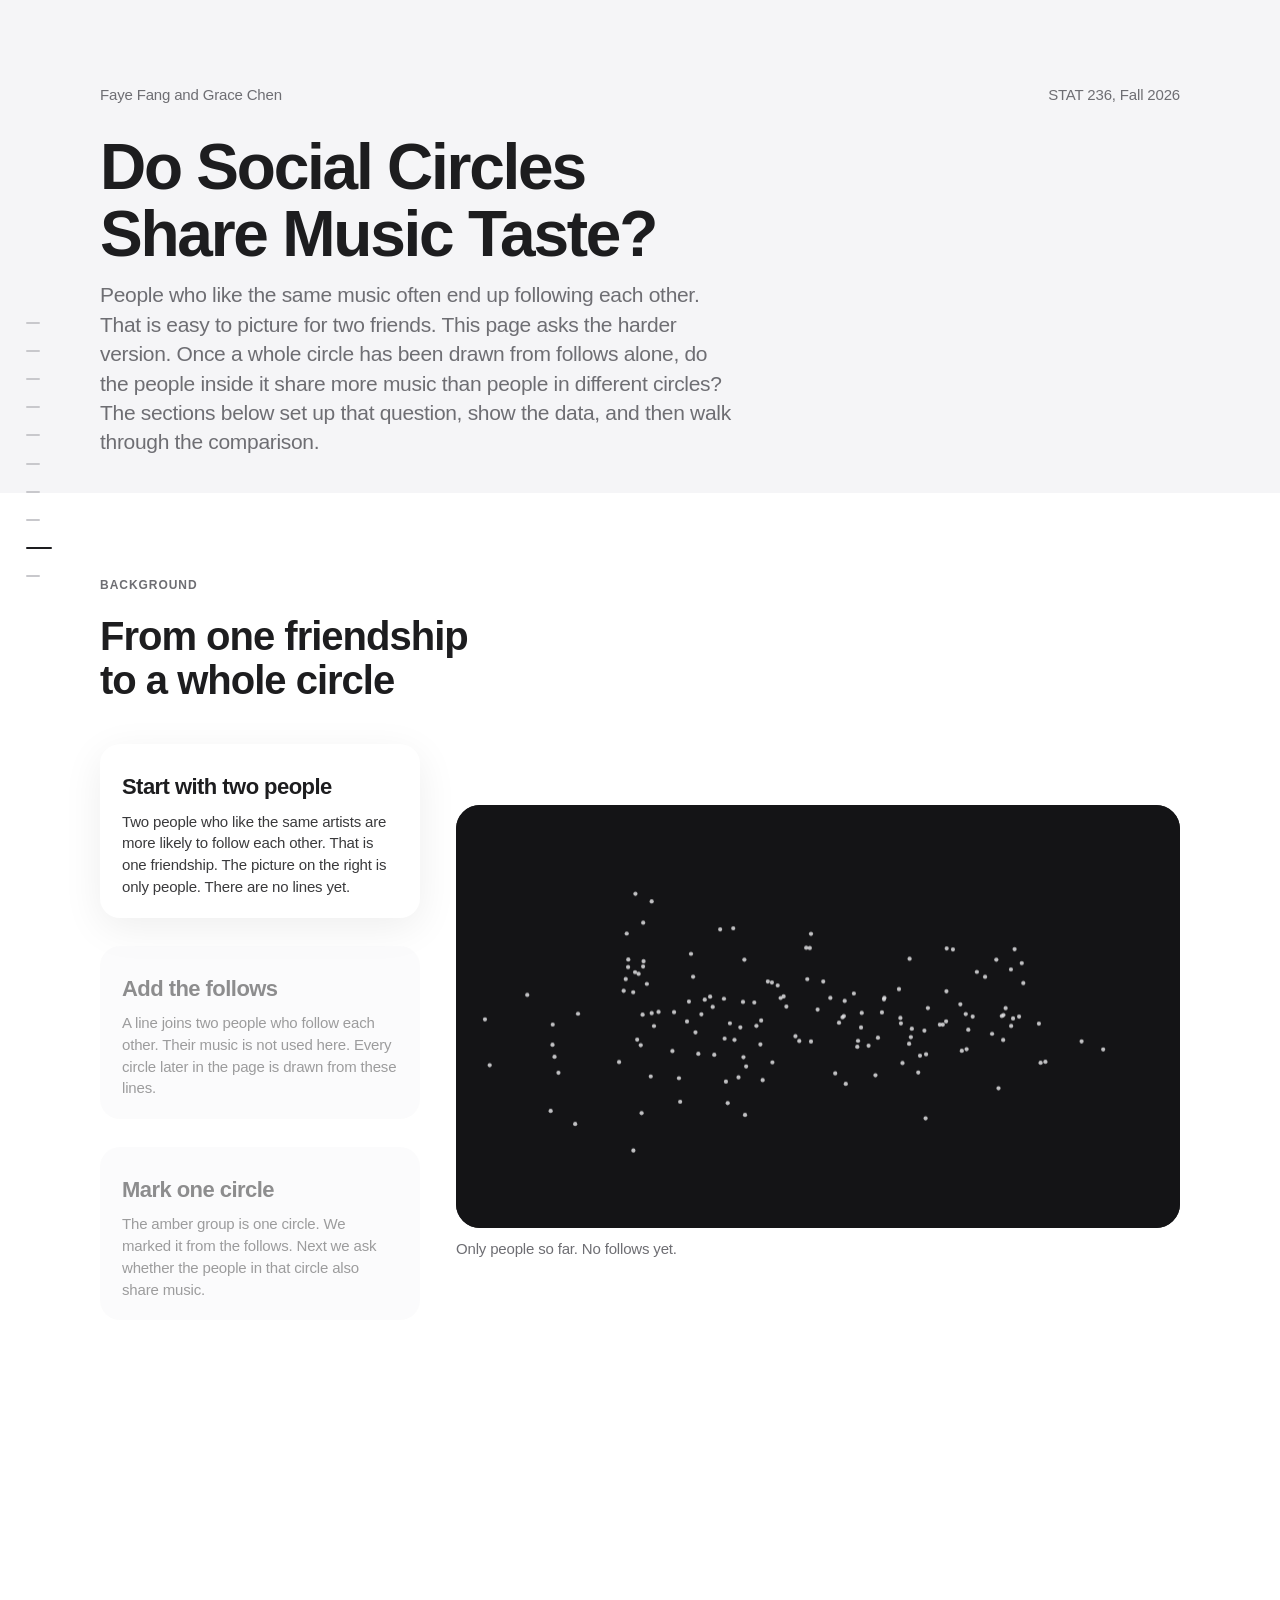
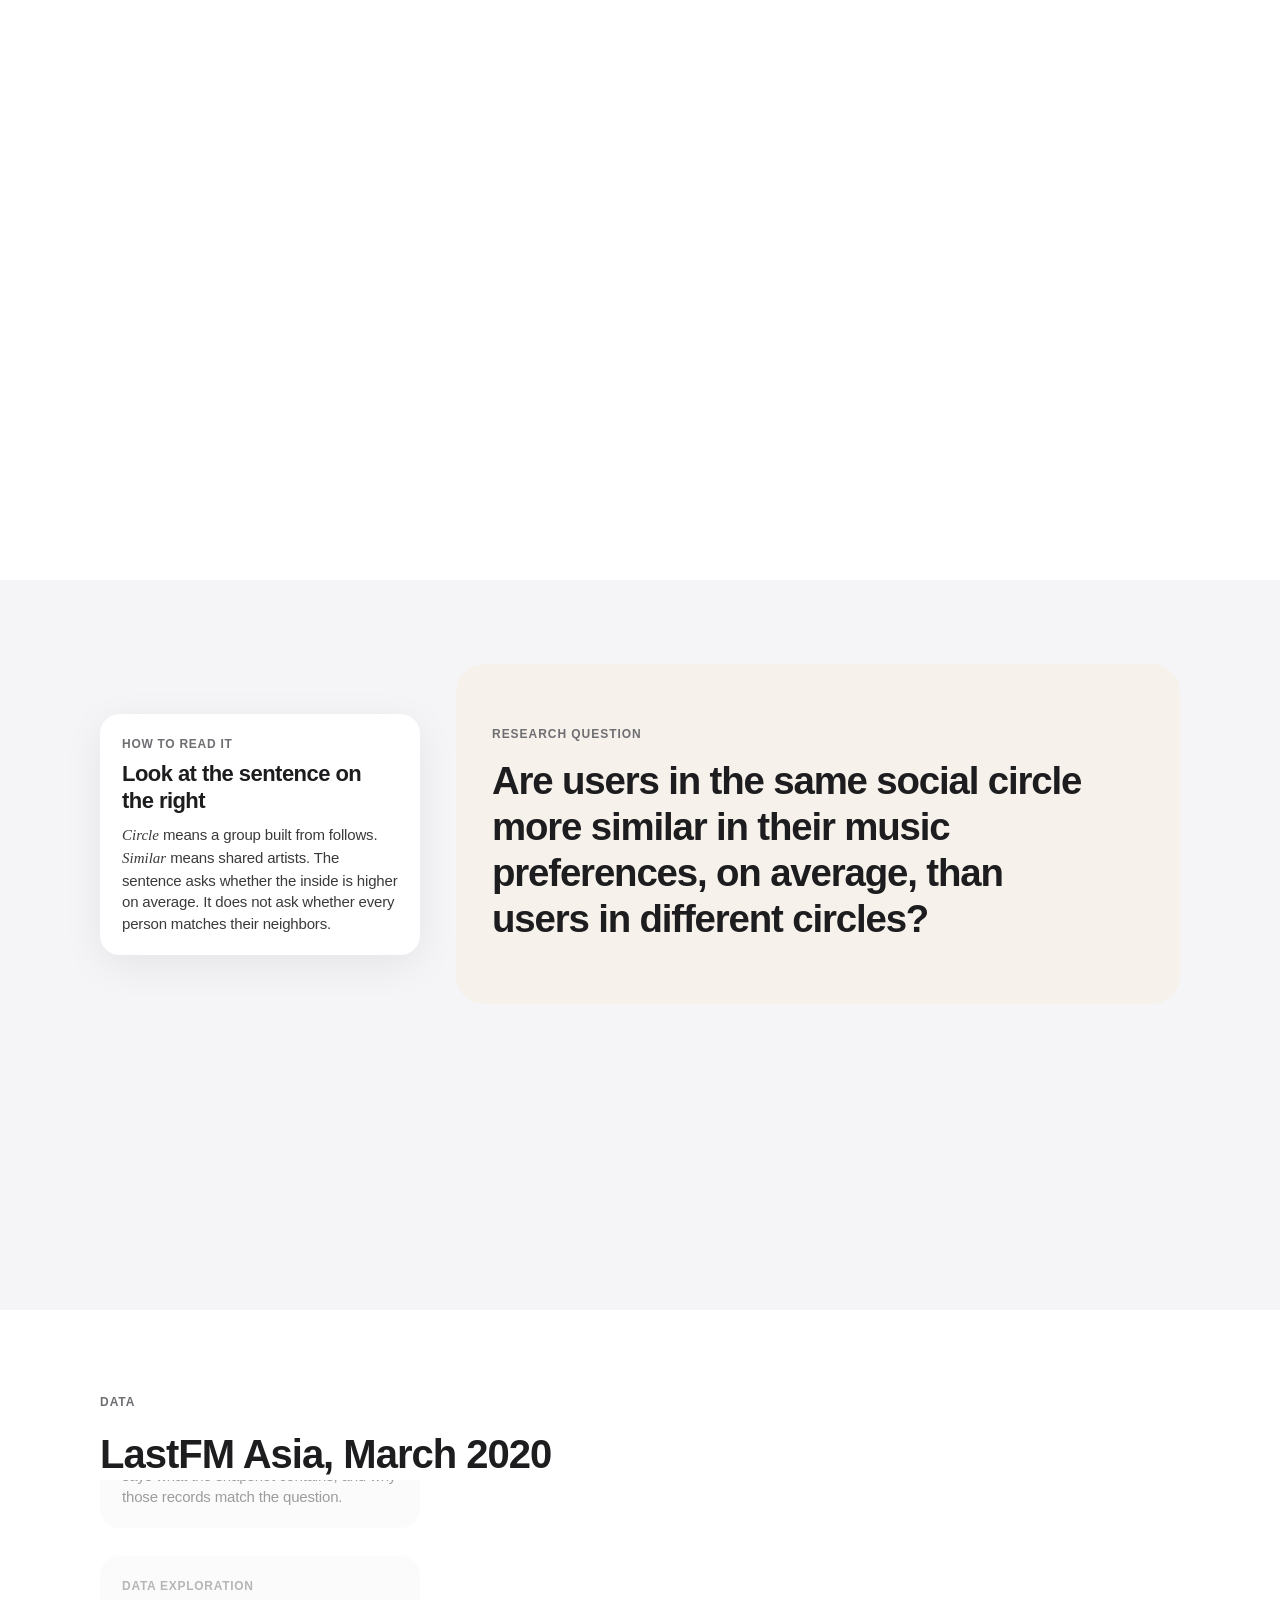
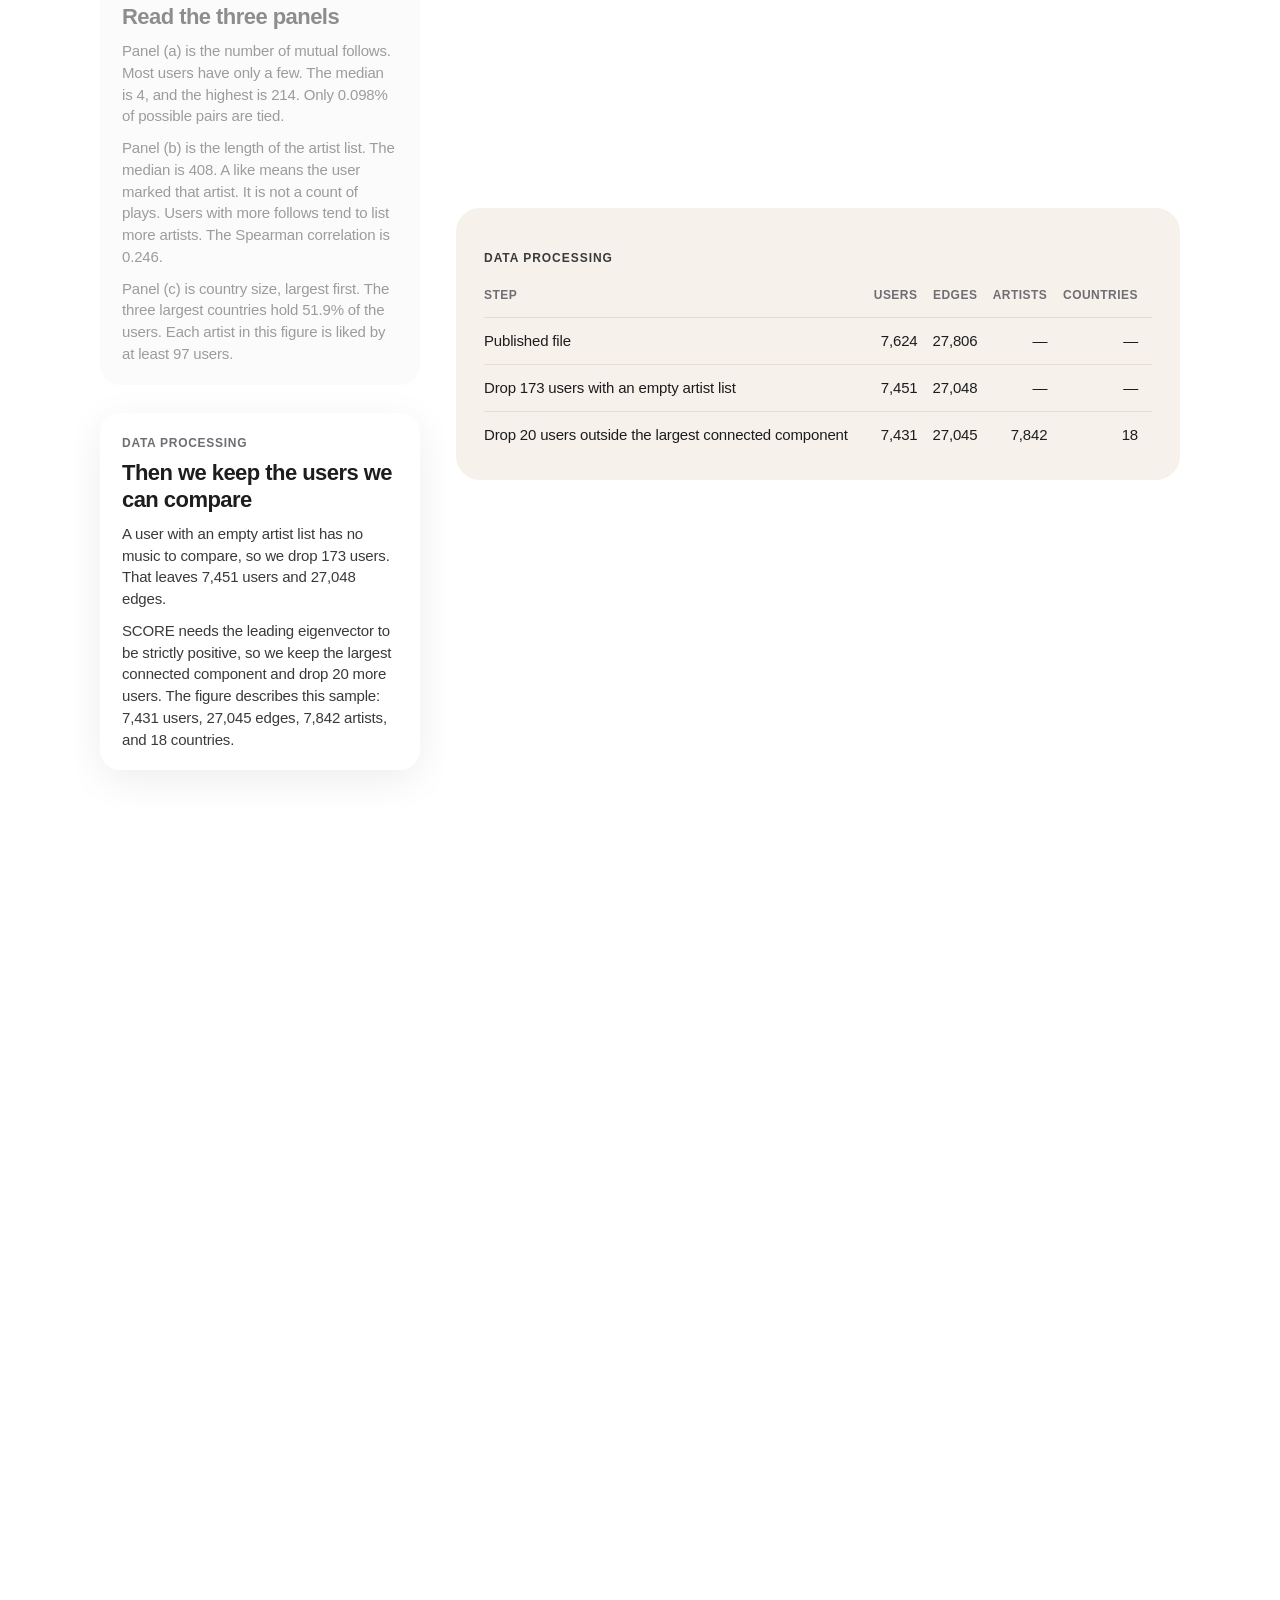
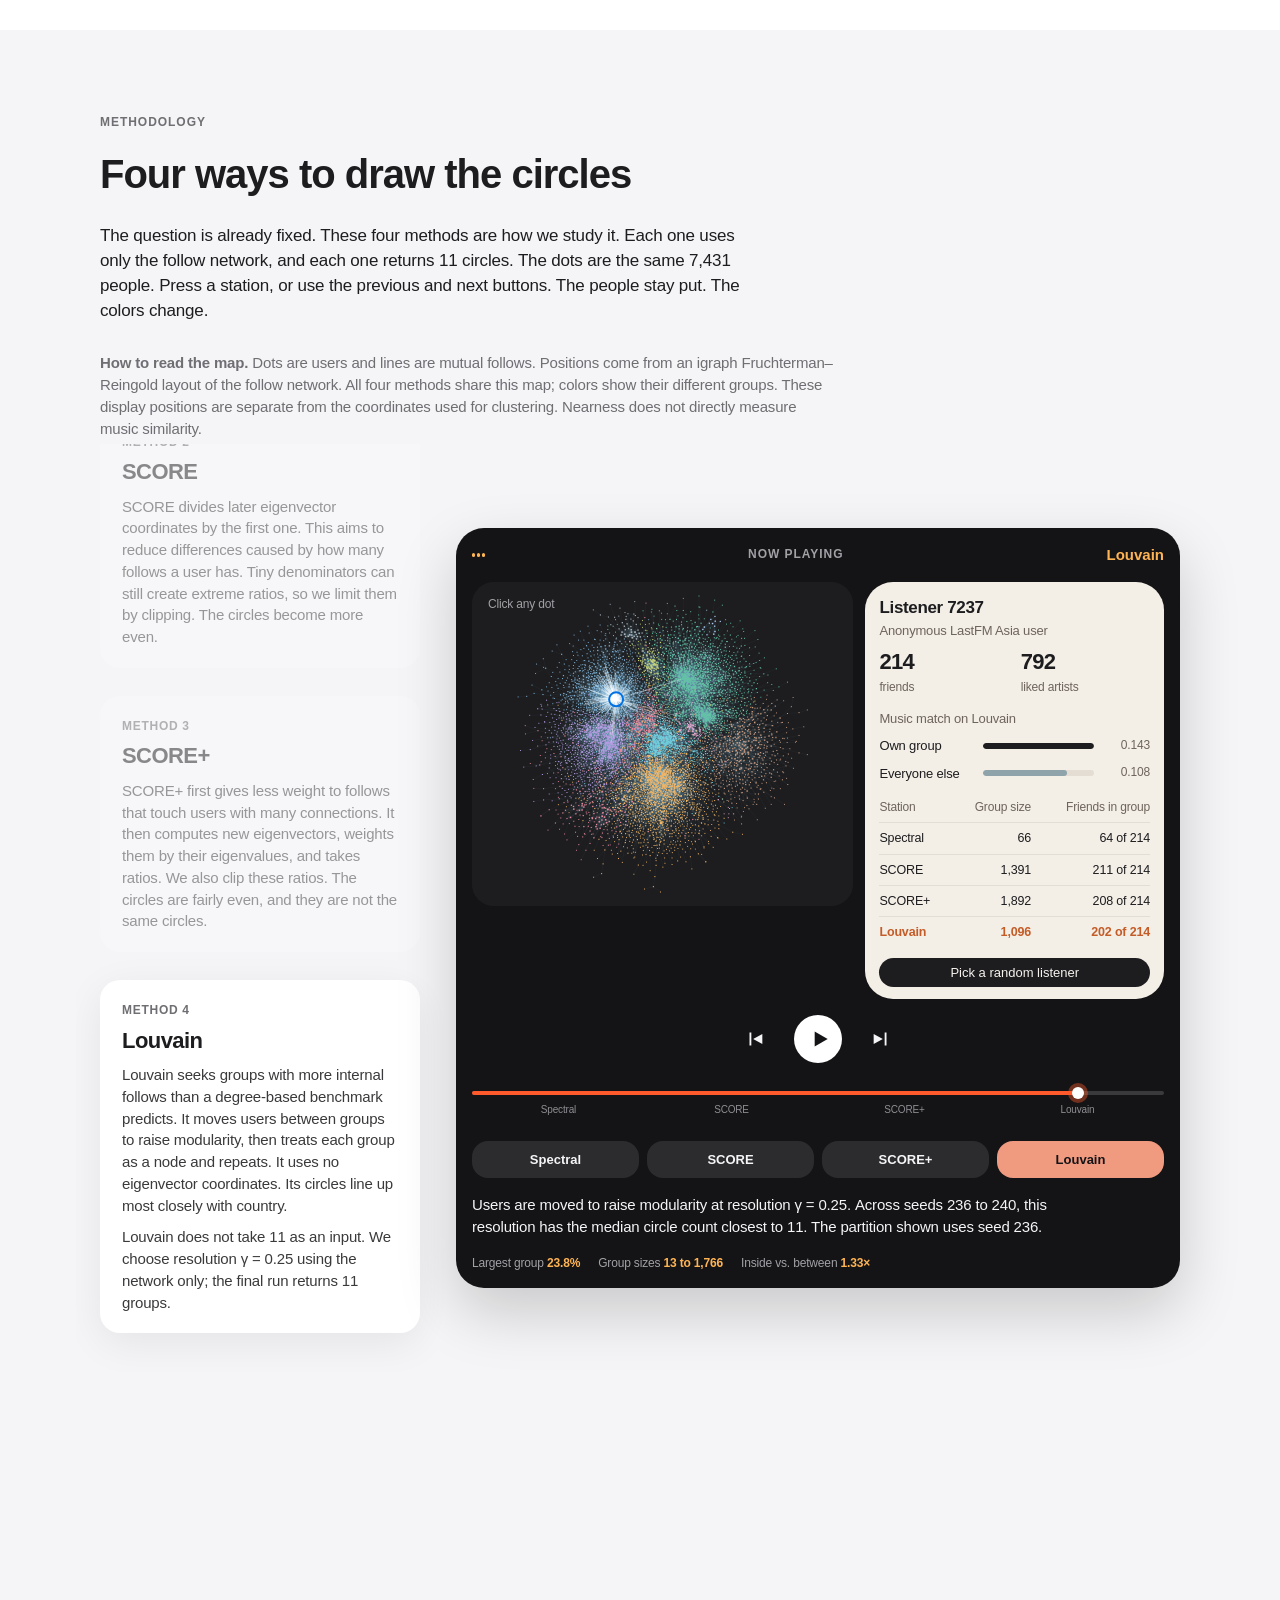
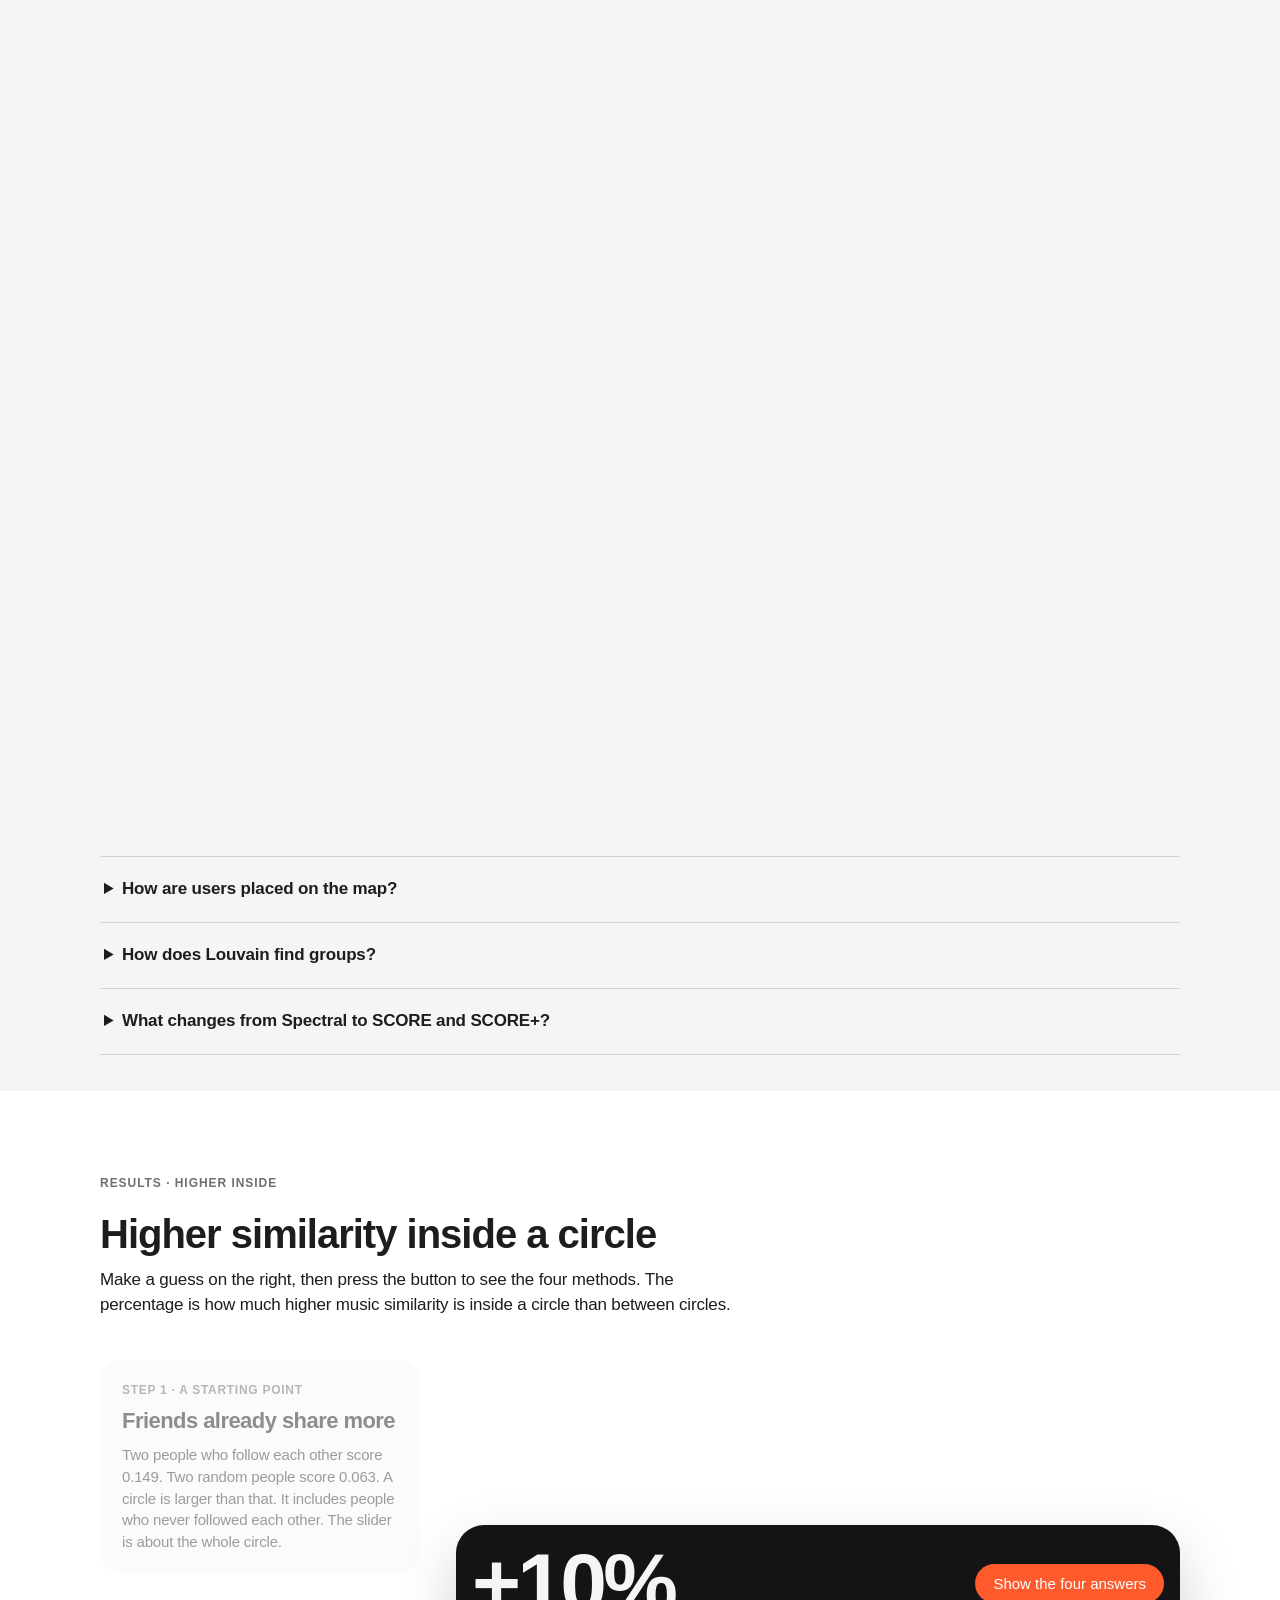
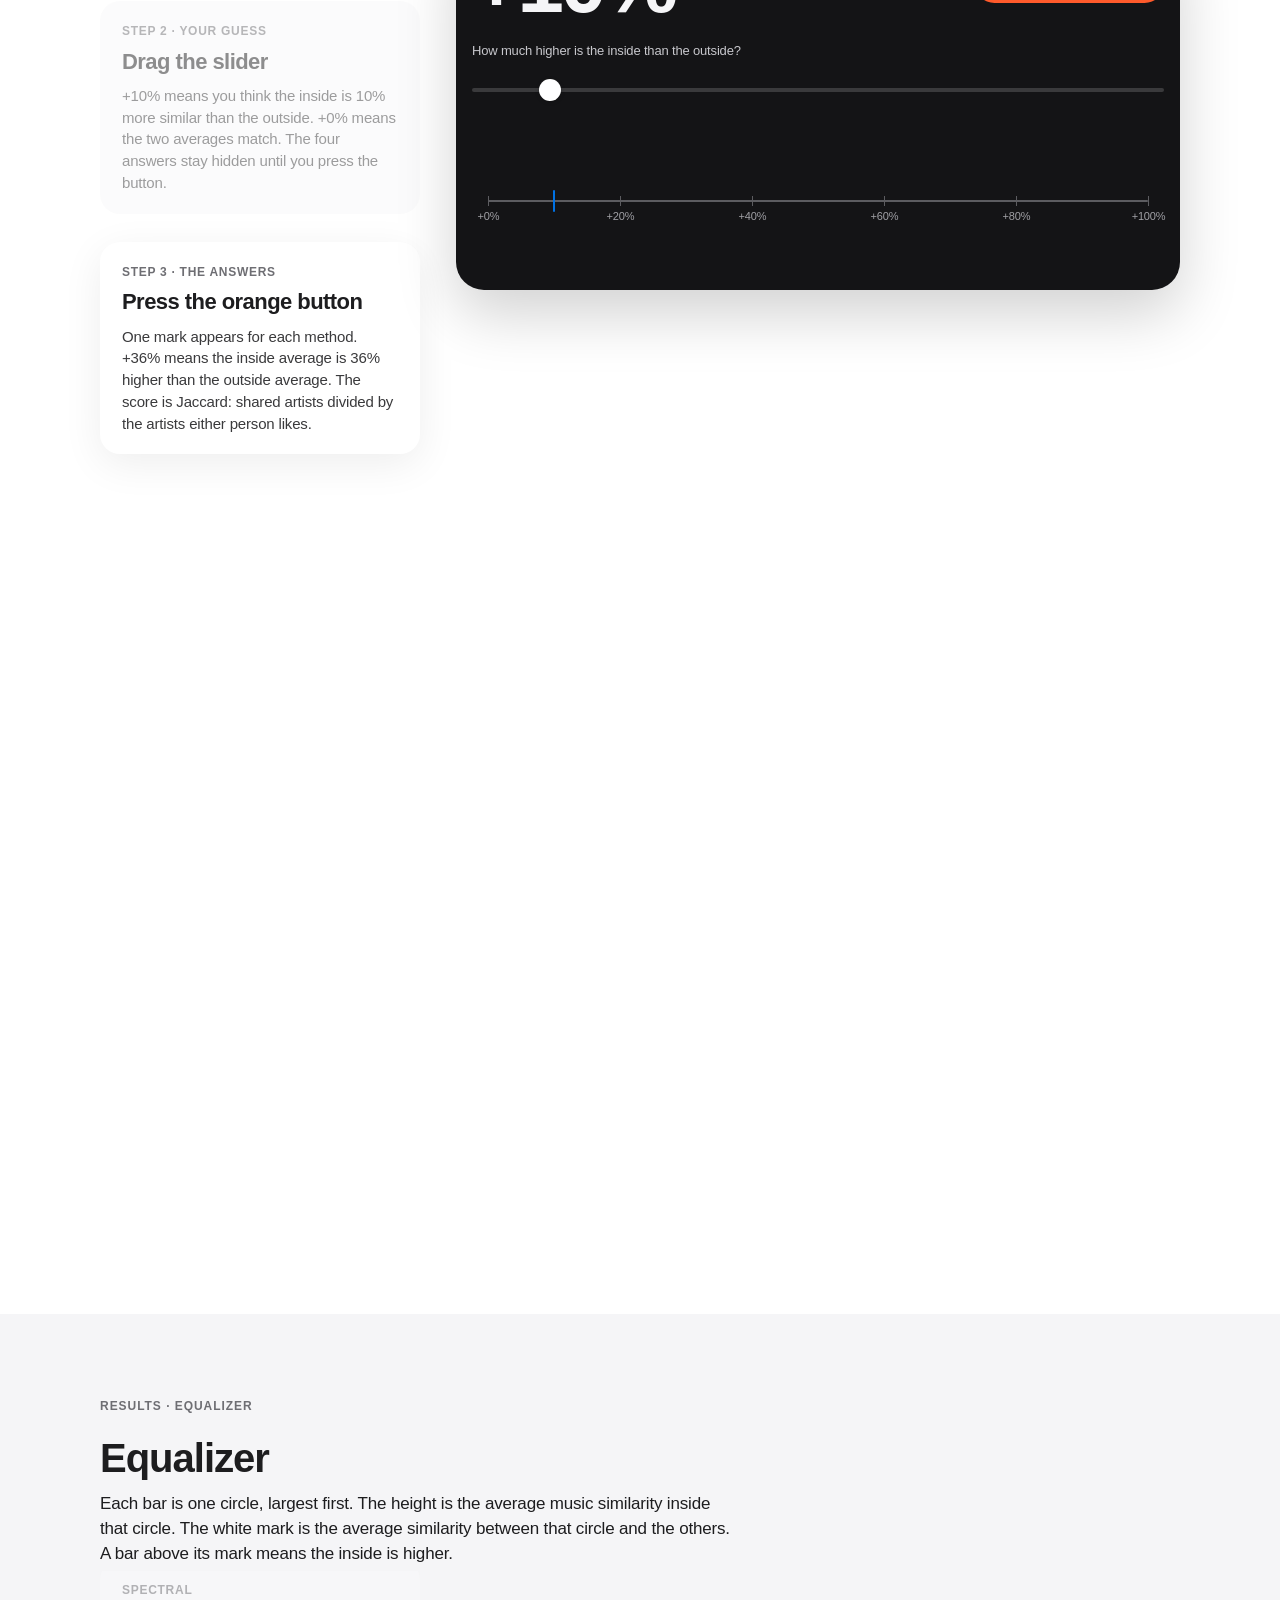
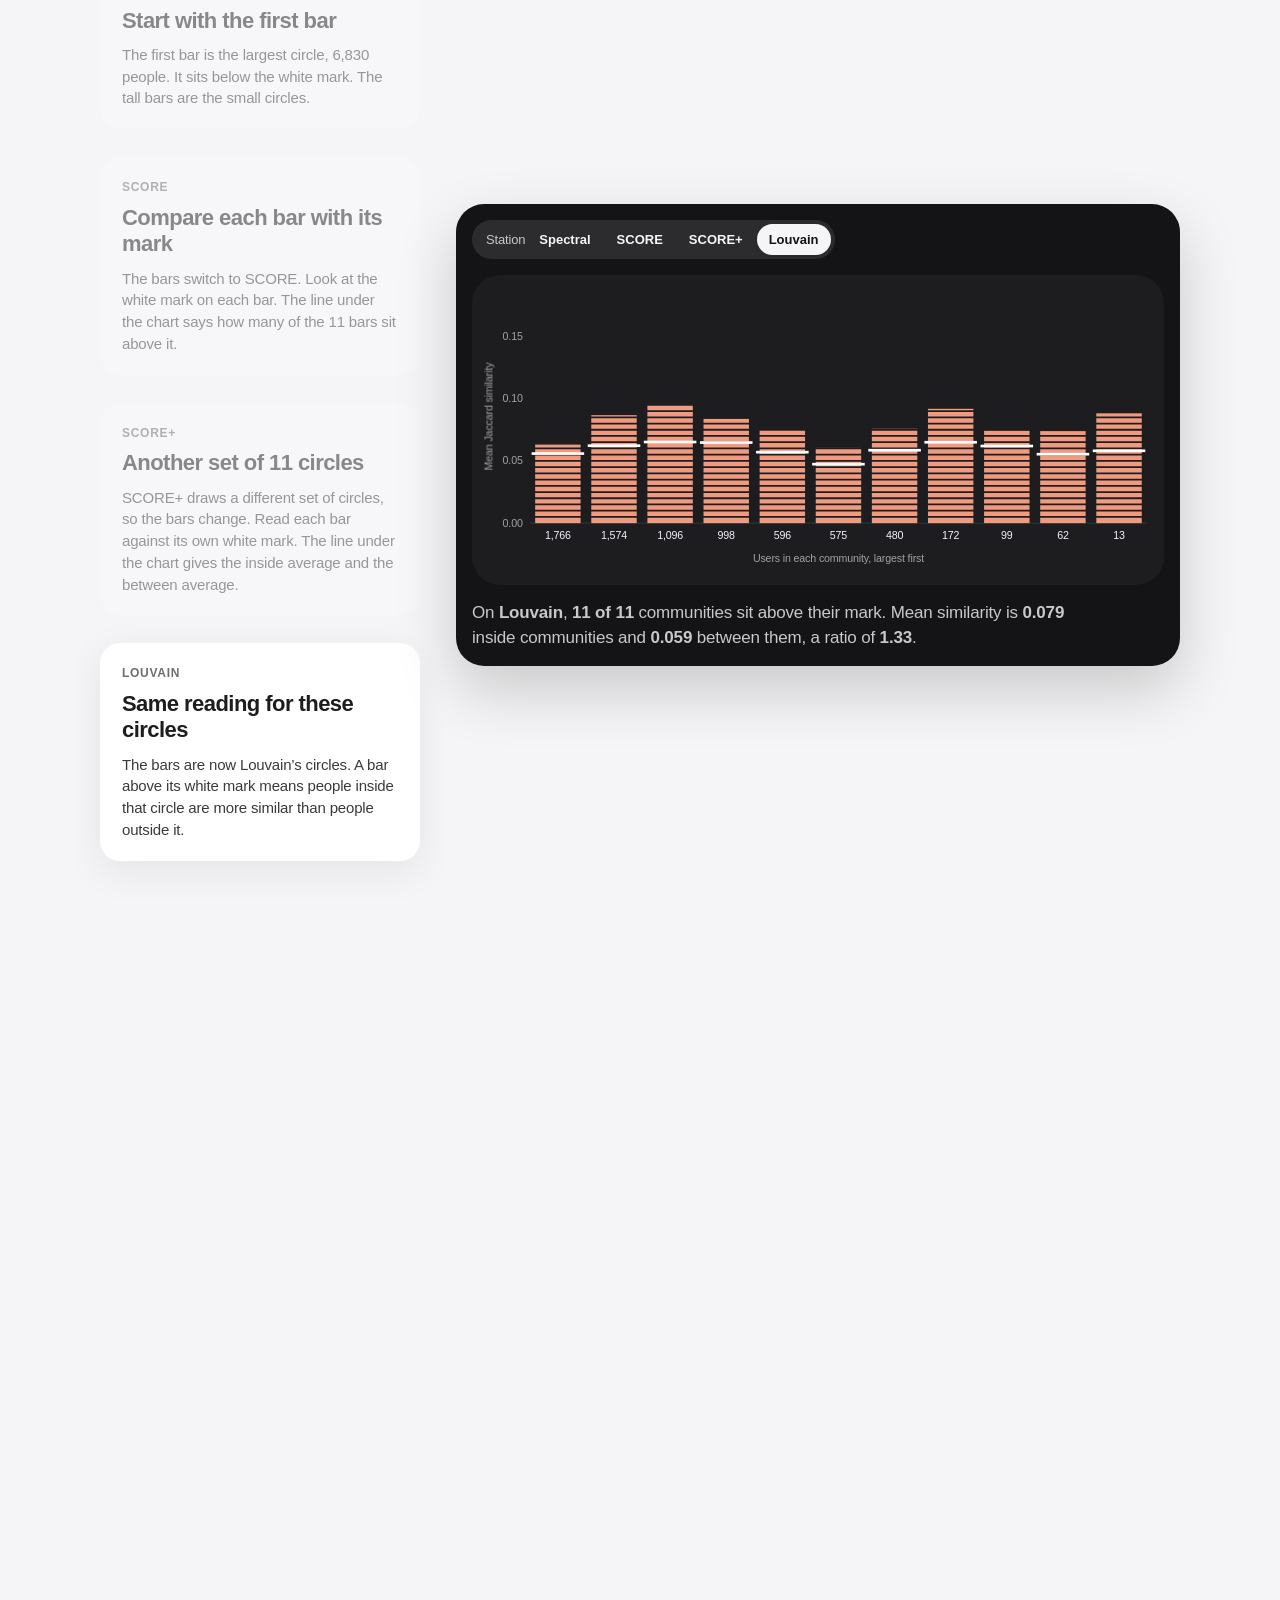
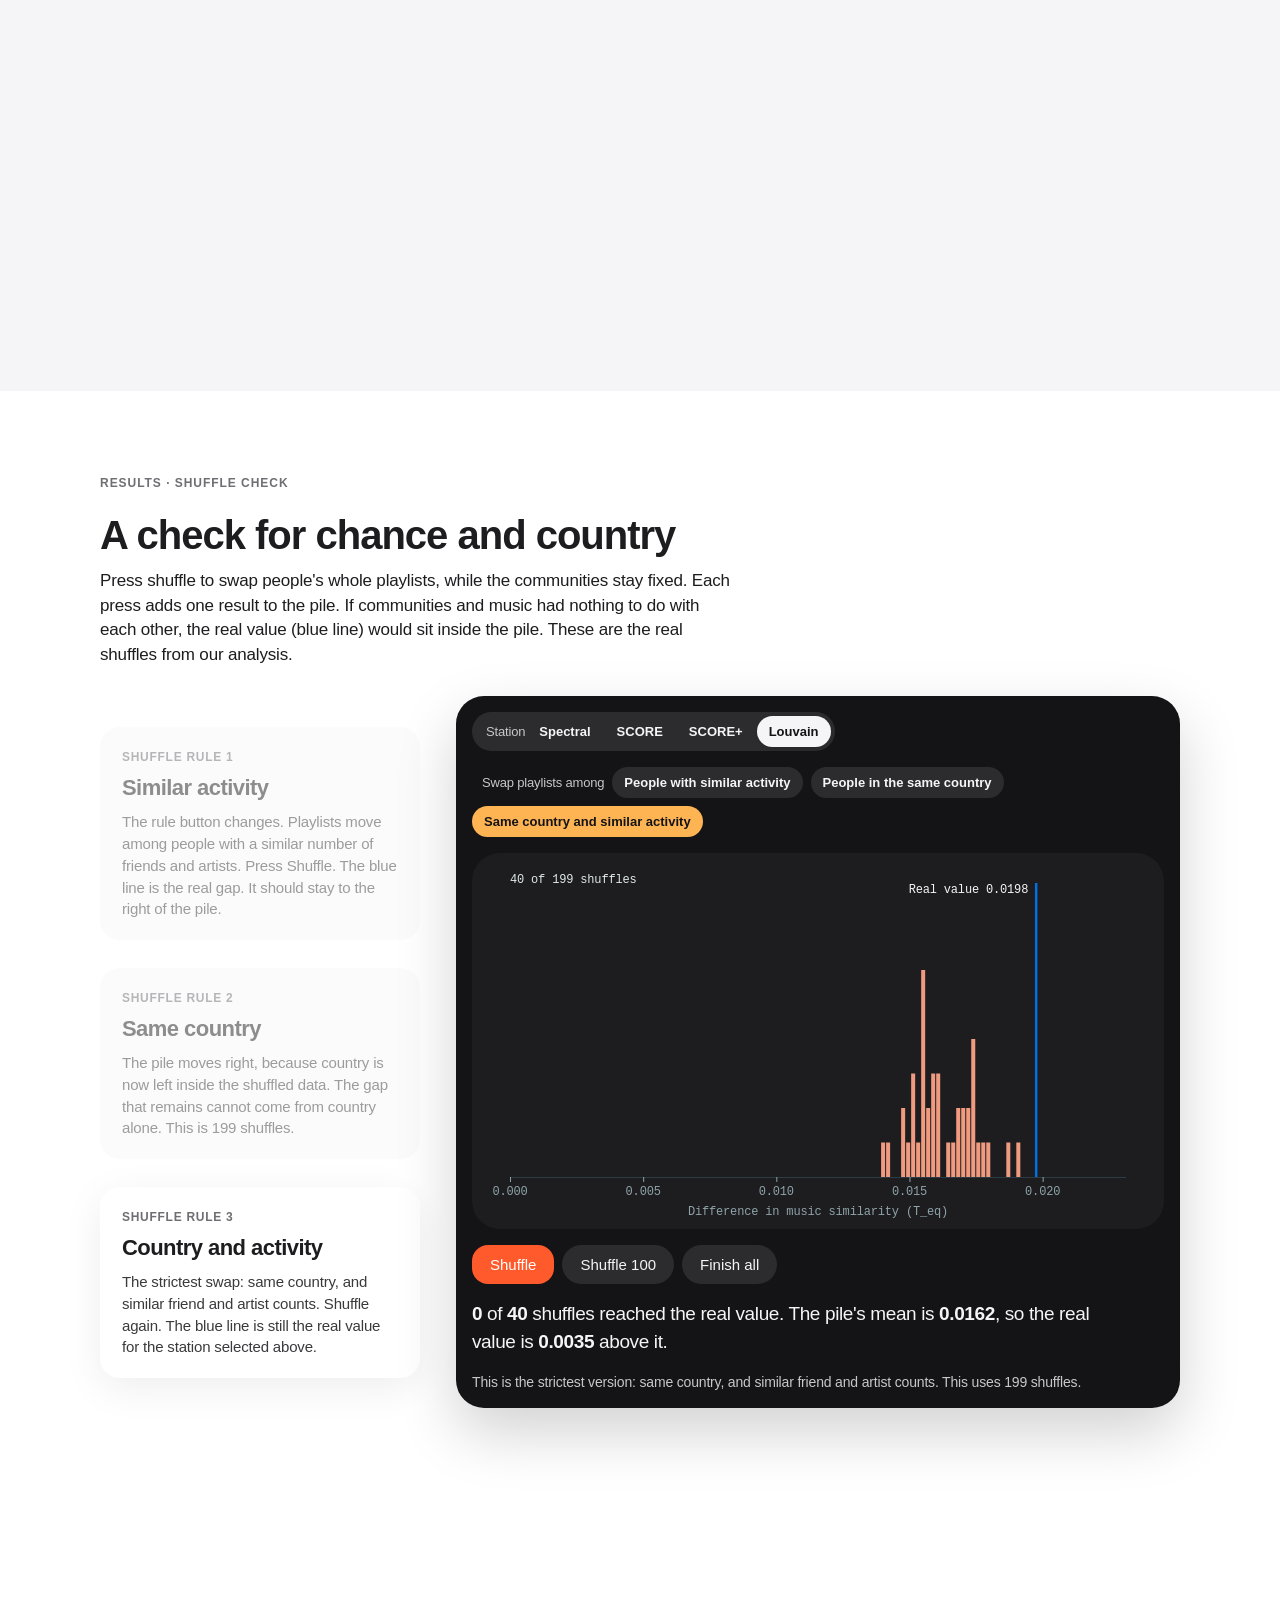
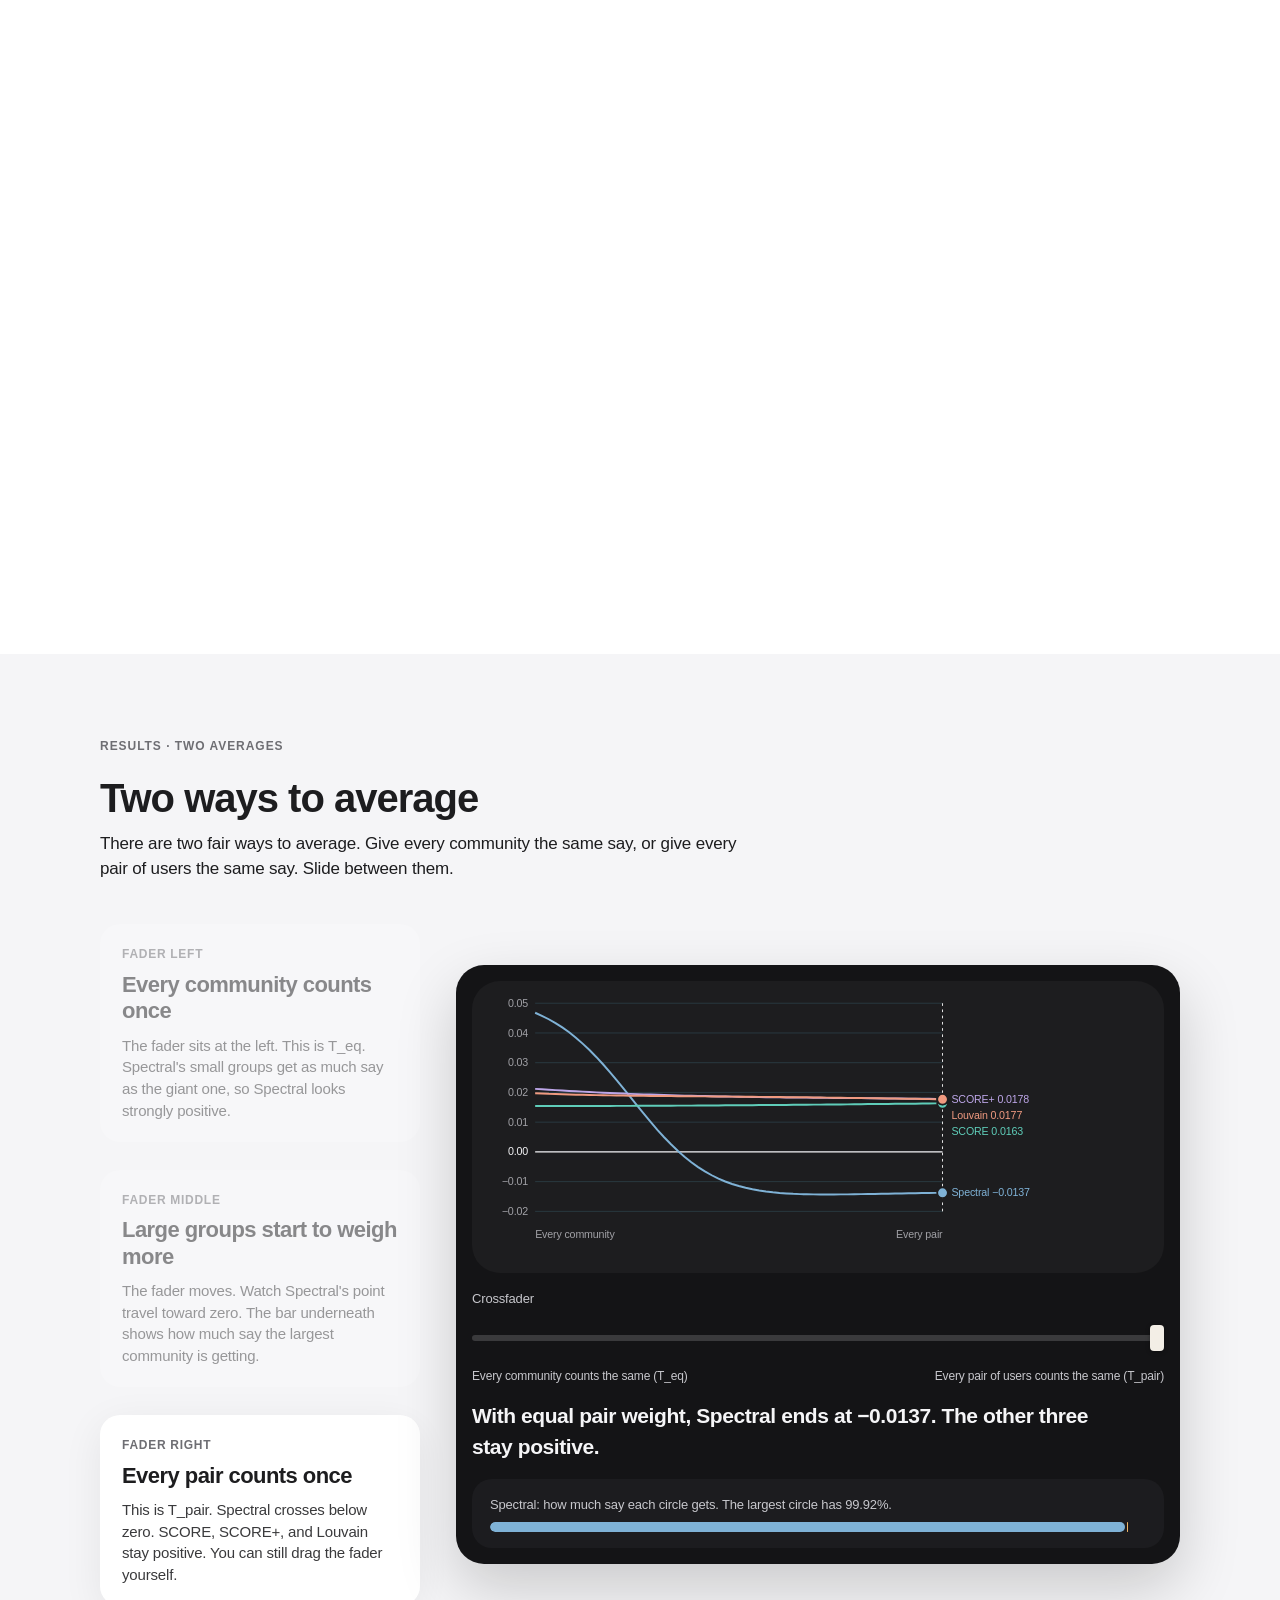
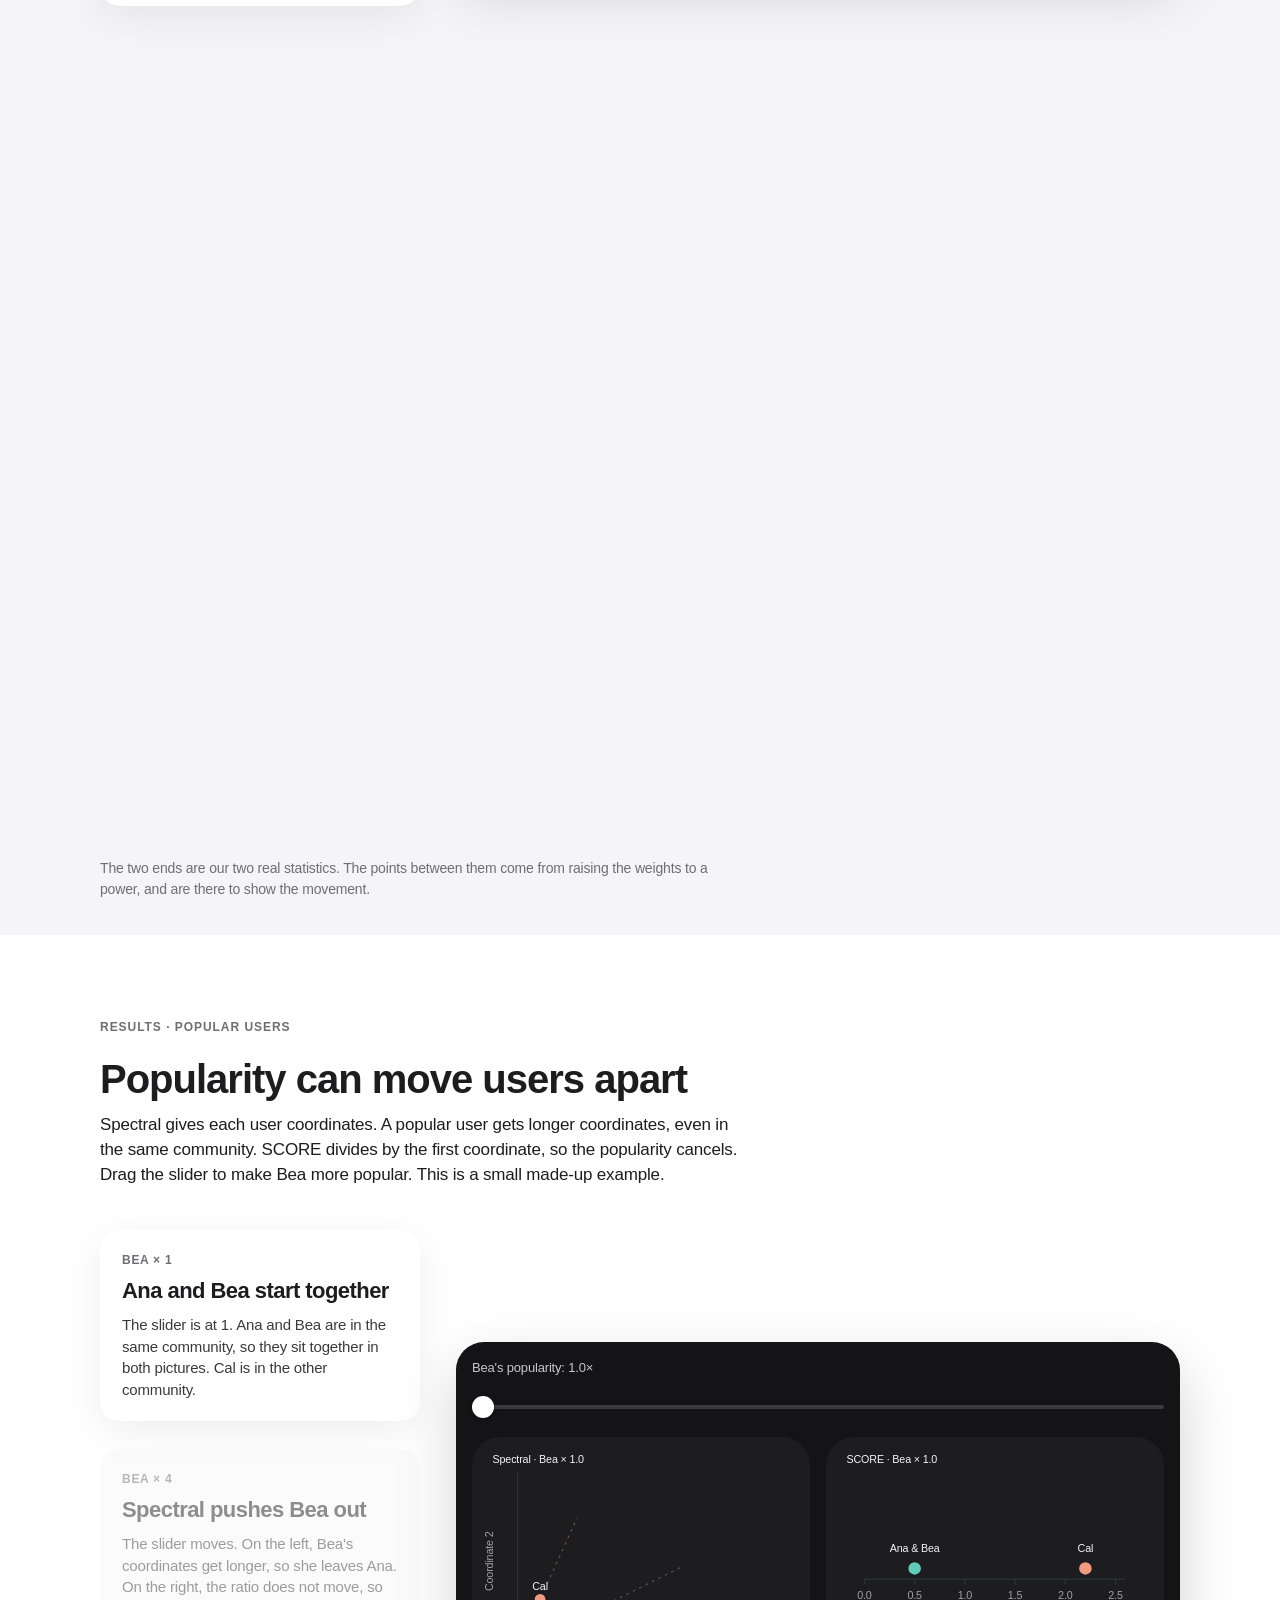
<file: html/index.html>
<!doctype html>
<html lang="en">
<head>
<meta charset="utf-8">
<meta name="viewport" content="width=device-width, initial-scale=1, viewport-fit=cover">
<title>Do Social Circles Share Music Taste?</title>
<link rel="stylesheet" href="style.css">
</head>
<body>
<main class="rack">

<section class="unit" id="top">
  <div class="byline"><span>Faye Fang and Grace Chen</span><span>STAT 236, Fall 2026</span></div>
  <div class="head">
    <h1 id="title">Do Social Circles Share Music Taste?</h1>
    <p class="lede">People who like the same music often end up following each other. That is easy to picture for two friends. This page asks the harder version. Once a whole circle has been drawn from follows alone, do the people inside it share more music than people in different circles? The sections below set up that question, show the data, and then walk through the comparison.</p>
  </div>
</section>

<section class="unit" id="background">
  <div class="head">
    <div class="track">Background</div>
    <h2>From one friendship to a whole circle</h2>
  </div>
  <div class="scrolly" data-scrolly>
    <div class="scrolly-steps">
      <article class="step" data-sketch="0">
        <div class="step-card">
          <h3>Start with two people</h3>
          <p>Two people who like the same artists are more likely to follow each other. That is one friendship. The picture on the right is only people. There are no lines yet.</p>
        </div>
      </article>
      <article class="step" data-sketch="1">
        <div class="step-card">
          <h3>Add the follows</h3>
          <p>A line joins two people who follow each other. Their music is not used here. Every circle later in the page is drawn from these lines.</p>
        </div>
      </article>
      <article class="step" data-sketch="2">
        <div class="step-card">
          <h3>Mark one circle</h3>
          <p>The amber group is one circle. We marked it from the follows. Next we ask whether the people in that circle also share music.</p>
        </div>
      </article>
    </div>
    <div class="scrolly-graphic frame">
      <canvas id="sketch" width="720" height="420" role="img" aria-label="Listeners as a dot cluster. Follows appear, then one circle is marked."></canvas>
      <p class="frame-note" id="sketchNote"></p>
    </div>
  </div>
</section>

<section class="unit" id="question">
  <div class="scrolly" data-scrolly>
    <div class="scrolly-steps">
      <article class="step" data-q="0">
        <div class="step-card">
          <div class="step-n">How to read it</div>
          <h3>Look at the sentence on the right</h3>
          <p><span class="term">Circle</span> means a group built from follows. <span class="term">Similar</span> means shared artists. The sentence asks whether the inside is higher on average. It does not ask whether every person matches their neighbors.</p>
        </div>
      </article>
    </div>
    <div class="scrolly-graphic q-panel" id="qpanel" aria-live="polite"></div>
  </div>
</section>

<section class="unit" id="data">
  <div class="head">
    <div class="track">Data</div>
    <h2>LastFM Asia, March 2020</h2>
  </div>
  <div class="scrolly" data-scrolly>
    <div class="scrolly-steps">
      <article class="step" data-shot="0">
        <div class="step-card">
          <div class="step-n">The file</div>
          <h3>Open the public snapshot</h3>
          <p>The link on the right is the public file we started from. Read the note under it. It says what the snapshot contains, and why those records match the question.</p>
        </div>
      </article>
      <article class="step" data-shot="1">
        <div class="step-card">
          <div class="step-n">Data exploration</div>
          <h3>Read the three panels</h3>
          <p>Panel (a) is the number of mutual follows. Most users have only a few. The median is 4, and the highest is 214. Only 0.098% of possible pairs are tied.</p>
          <p>Panel (b) is the length of the artist list. The median is 408. A like means the user marked that artist. It is not a count of plays. Users with more follows tend to list more artists. The Spearman correlation is 0.246.</p>
          <p>Panel (c) is country size, largest first. The three largest countries hold 51.9% of the users. Each artist in this figure is liked by at least 97 users.</p>
        </div>
      </article>
      <article class="step" data-shot="2">
        <div class="step-card">
          <div class="step-n">Data processing</div>
          <h3>Then we keep the users we can compare</h3>
          <p>A user with an empty artist list has no music to compare, so we drop 173 users. That leaves 7,451 users and 27,048 edges.</p>
          <p>SCORE needs the leading eigenvector to be strictly positive, so we keep the largest connected component and drop 20 more users. The figure describes this sample: 7,431 users, 27,045 edges, 7,842 artists, and 18 countries.</p>
        </div>
      </article>
    </div>
    <div class="scrolly-graphic frame" id="dataStage">
      <div class="shot" data-shot-panel="0">
        <p class="shot-kicker">Dataset</p>
        <a class="shot-link" href="https://snap.stanford.edu/data/feather-lastfm-social.html">LastFM Asia social network, SNAP</a>
        <p>Rozemberczki and Sarkar, 2020. A March 2020 snapshot from the public API. Each user has mutual follows, a list of liked artists, and an anonymized country. If two users follow each other, that pair is a tie. The published file has 7,624 users and 27,806 mutual follows.</p>
        <p>The same users carry both records, so the file matches the question. Follows can draw the circles. Artist lists can compare the music afterward. Country stays out of the grouping and is kept for a separate check.</p>
      </div>
      <figure class="shot" data-shot-panel="1" hidden>
        <div class="shot-frame">
          <img src="figures/data_summary.png" alt="Three panels: degree distribution, liked artists per user, and country size.">
        </div>
        <figcaption>(a) How many users have at least this many follows. (b) Artists per user. The dashed line is the median, 408. (c) Users per country, largest first.</figcaption>
      </figure>
      <div class="shot" data-shot-panel="2" hidden>
        <p class="shot-kicker">Data processing</p>
        <table class="process">
          <thead>
            <tr><th>Step</th><th>Users</th><th>Edges</th><th>Artists</th><th>Countries</th></tr>
          </thead>
          <tbody>
            <tr><td>Published file</td><td>7,624</td><td>27,806</td><td>—</td><td>—</td></tr>
            <tr><td>Drop 173 users with an empty artist list</td><td>7,451</td><td>27,048</td><td>—</td><td>—</td></tr>
            <tr><td>Drop 20 users outside the largest connected component</td><td>7,431</td><td>27,045</td><td>7,842</td><td>18</td></tr>
          </tbody>
        </table>
      </div>
    </div>
  </div>
</section>

<section class="unit" id="circles" aria-labelledby="circles-title">
  <div class="head">
    <div class="track">Methodology</div>
    <h2 id="circles-title">Four ways to draw the circles</h2>
  </div>
  <p>The question is already fixed. These four methods are how we study it. Each one uses only the follow network, and each one returns 11 circles. The dots are the same 7,431 people. Press a station, or use the previous and next buttons. The people stay put. The colors change.</p>
  <p class="frame-note"><strong>How to read the map.</strong> Dots are users and lines are mutual follows. Positions come from an igraph Fruchterman–Reingold layout of the follow network. All four methods share this map; colors show their different groups. These display positions are separate from the coordinates used for clustering. Nearness does not directly measure music similarity.</p>
  <div class="scrolly" data-scrolly>
    <div class="scrolly-steps">
      <article class="step" data-station="Spectral">
        <div class="step-card">
          <div class="step-n">Method 1</div>
          <h3>Spectral</h3>
          <p>Spectral reads the mutual follows directly and does not adjust for who is popular. On this network almost everyone lands in one circle. Ten small circles gather many of the most-followed users.</p>
        </div>
      </article>
      <article class="step" data-station="SCORE">
        <div class="step-card">
          <div class="step-n">Method 2</div>
          <h3>SCORE</h3>
          <p>SCORE divides later eigenvector coordinates by the first one. This aims to reduce differences caused by how many follows a user has. Tiny denominators can still create extreme ratios, so we limit them by clipping. The circles become more even.</p>
        </div>
      </article>
      <article class="step" data-station="SCORE+">
        <div class="step-card">
          <div class="step-n">Method 3</div>
          <h3>SCORE+</h3>
          <p>SCORE+ first gives less weight to follows that touch users with many connections. It then computes new eigenvectors, weights them by their eigenvalues, and takes ratios. We also clip these ratios. The circles are fairly even, and they are not the same circles.</p>
        </div>
      </article>
      <article class="step" data-station="Louvain">
        <div class="step-card">
          <div class="step-n">Method 4</div>
          <h3>Louvain</h3>
          <p>Louvain seeks groups with more internal follows than a degree-based benchmark predicts. It moves users between groups to raise modularity, then treats each group as a node and repeats. It uses no eigenvector coordinates. Its circles line up most closely with country.</p>
          <p>Louvain does not take 11 as an input. We choose resolution γ = 0.25 using the network only; the final run returns 11 groups.</p>
        </div>
      </article>
    </div>
    <div class="scrolly-graphic deck">
      <div class="player-top"><span class="eq-live" aria-hidden="true"><i></i><i></i><i></i></span><span>Now playing</span><b id="nowName">Spectral</b></div>
      <div class="hero-grid">
        <div class="screen net-wrap">
          <canvas id="net" tabindex="0" role="img" aria-label="Network of 7,431 LastFM Asia users, colored by community for the selected method. Click a dot to see that user."></canvas>
          <div class="net-label">Click any dot</div>
          <div class="net-tip" id="tip" hidden></div>
        </div>
        <div class="screen card" id="card" aria-live="polite"></div>
      </div>
      <div class="transport">
        <button class="transport-btn" type="button" data-skip="-1" aria-label="Previous station"><svg viewBox="0 0 24 24" aria-hidden="true"><path d="M6 5h2v14H6zM20 6.5v11L10 12z"/></svg></button>
        <button class="transport-btn play" type="button" id="playBtn" aria-label="Replay this station"><svg viewBox="0 0 24 24" aria-hidden="true"><path d="M8 5v14l12-7z"/></svg></button>
        <button class="transport-btn" type="button" data-skip="1" aria-label="Next station"><svg viewBox="0 0 24 24" aria-hidden="true"><path d="M16 5h2v14h-2zM4 6.5v11L14 12z"/></svg></button>
      </div>
      <div class="dial" aria-hidden="true">
        <div class="dial-scale"></div>
        <div class="play-fill" id="playFill"></div>
        <div class="dial-needle" id="needle"></div>
        <div class="dial-nums"><span style="left:12.5%">Spectral</span><span style="left:37.5%">SCORE</span><span style="left:62.5%">SCORE+</span><span style="left:87.5%">Louvain</span></div>
      </div>
      <div class="presets" id="presets" role="group" aria-label="Choose a community detection method"></div>
      <p class="status" id="status"></p>
      <div class="readout" id="readout"></div>
    </div>
  </div>
  <div class="method-details" aria-label="More about the methods and display">
    <details>
      <summary>How are users placed on the map?</summary>
      <div class="method-detail-body">
        <p>Each user starts at a random point. Connected users attract each other, while nearby users repel. The algorithm updates their positions over 1,500 iterations using seed 236. We reuse the saved positions for every method.</p>
        <p>The distance is the Euclidean distance between two current positions on the screen. It changes as the points move. The adjacency matrix A tells us which users are connected; it does not supply a physical distance.</p>
        <p class="method-formula">r<sub>ij</sub> = √[(x<sub>i</sub> − x<sub>j</sub>)² + (y<sub>i</sub> − y<sub>j</sub>)²]</p>
        <p>In igraph’s scaling, the attraction magnitude is A<sub>ij</sub>r<sub>ij</sub>² and the repulsion magnitude is 1/r<sub>ij</sub>. A<sub>ij</sub> is 1 for a mutual follow and 0 otherwise. All edges have equal weight. These are drawing rules, not measured social forces. For this large network, igraph uses a grid approximation to calculate repulsion among nearby points.</p>
        <p>Music, country, and community labels do not determine the positions. The axes have no real-world units. Two nearby dots need not share a direct tie, the same music, or the same community.</p>
        <p class="note"><a href="https://igraph.org/c/html/0.10.2/igraph-Layout.html#igraph_layout_fruchterman_reingold">Read the igraph layout documentation</a>.</p>
      </div>
    </details>
    <details>
      <summary>How does Louvain find groups?</summary>
      <div class="method-detail-body">
        <p>Modularity compares edges inside groups with a random-network benchmark that allows users with more connections to have more edges. Louvain searches for groups with more internal edges than this benchmark predicts.</p>
        <ol>
          <li><strong>Move users.</strong> Start with one group per user. Move each user to a neighboring group if the move raises modularity. Repeat until no individual move improves the score.</li>
          <li><strong>Combine groups.</strong> Replace each group with a node in a smaller network. Its edges keep the total weight of connections between groups. Repeat the search on this network.</li>
        </ol>
        <p>The search stops when the improvement is too small. It is greedy, so it need not find the highest possible modularity, and the random visit order can affect the result.</p>
        <p>Resolution γ controls the grouping scale. Larger values tend to favor smaller groups. We test ten resolutions from 0.05 to 1, using seeds 236 through 240. We choose γ = 0.25 because its median group count is closest to the graph-selected K = 11. The final partition uses seed 236. Music and country play no part in this choice.</p>
        <p class="note"><a href="https://arxiv.org/abs/0803.0476">Read the Louvain paper</a>.</p>
      </div>
    </details>
    <details>
      <summary>What changes from Spectral to SCORE and SCORE+?</summary>
      <div class="method-detail-body">
        <p>These plots show the same users in method coordinates. They are different from the shared network map above. No communities are fitted and no K is selected to draw these views.</p>
        <figure class="coordinate-figure">
          <a href="figures/coordinate_views.png" target="_blank" rel="noopener" aria-label="Open a larger version of the three coordinate plots">
            <img src="figures/coordinate_views.png" loading="lazy" width="2075" height="654" alt="Three uncolored scatter plots: raw eigenvector coordinates for Spectral, clipped ratios for SCORE, and clipped eigenvalue-weighted ratios for SCORE+.">
          </a>
          <figcaption>Each dot is one user. Select the image to view it at full size. SCORE and SCORE+ share the same axis limits.</figcaption>
        </figure>
        <ol>
          <li><strong>Spectral</strong> uses eigenvector entries of the adjacency matrix A. The plot shows the first and second entries.</li>
          <li><strong>SCORE</strong> divides later entries by the first. The plot shows ξ₂/ξ₁ and ξ₃/ξ₁. In the idealized degree-corrected model, this division removes a shared degree factor.</li>
          <li><strong>SCORE+</strong> first changes A to L<sub>τ</sub> = (D + τI)<sup>−1/2</sup>A(D + τI)<sup>−1/2</sup>, where D holds degrees and τ is the mean degree. It then uses the new eigenvectors u and eigenvalues λ. The plot shows λ₂u₂/(λ₁u₁) and λ₃u₃/(λ₁u₁).</li>
        </ol>
        <p><strong>Clipping means setting bounds.</strong> Both ratio plots limit values to ±log(n) = ±8.91. A value of 12 or 100 becomes 8.91; −20 becomes −8.91. Every user stays, but differences beyond the bounds are lost. This creates the rows of points along the boundaries. Adding clipping to SCORE+ is our implementation choice.</p>
        <p>The full clustering uses 10 coordinates for SCORE and 11 for SCORE+, not just these two. SCORE+ can also keep an extra direction under its weak-signal rule; these views do not illustrate that choice. A more spread-out plot alone does not show that a method is better.</p>
      </div>
    </details>
  </div>
</section>

<section class="unit" id="gap" aria-labelledby="t1">
  <div class="head">
    <div class="track">Results · Higher inside</div>
    <h2 id="t1">Higher similarity inside a circle</h2>
    <p>Make a guess on the right, then press the button to see the four methods. The percentage is how much higher music similarity is inside a circle than between circles.</p>
  </div>
  <div class="scrolly" data-scrolly>
    <div class="scrolly-steps">
      <article class="step">
        <div class="step-card">
          <div class="step-n">Step 1 · A starting point</div>
          <h3>Friends already share more</h3>
          <p>Two people who follow each other score 0.149. Two random people score 0.063. A circle is larger than that. It includes people who never followed each other. The slider is about the whole circle.</p>
        </div>
      </article>
      <article class="step">
        <div class="step-card">
          <div class="step-n">Step 2 · Your guess</div>
          <h3>Drag the slider</h3>
          <p>+10% means you think the inside is 10% more similar than the outside. +0% means the two averages match. The four answers stay hidden until you press the button.</p>
        </div>
      </article>
      <article class="step">
        <div class="step-card">
          <div class="step-n">Step 3 · The answers</div>
          <h3>Press the orange button</h3>
          <p>One mark appears for each method. +36% means the inside average is 36% higher than the outside average. The score is Jaccard: shared artists divided by the artists either person likes.</p>
        </div>
      </article>
    </div>
    <div class="scrolly-graphic deck">
      <div class="controls" style="justify-content:space-between">
        <div class="guess-num" id="guessNum">+10%</div>
        <button class="btn" id="lock" type="button">Show the four answers</button>
      </div>
      <label class="ctl-label" for="guess">How much higher is the inside than the outside?</label>
      <input type="range" id="guess" min="0" max="100" value="10">
      <div class="scale" id="scale"></div>
      <p class="answer" id="answer" hidden></p>
    </div>
  </div>
</section>

<section class="unit" id="equalizer" aria-labelledby="t2">
  <div class="head">
    <div class="track">Results · Equalizer</div>
    <h2 id="t2">Equalizer</h2>
    <p>Each bar is one circle, largest first. The height is the average music similarity inside that circle. The white mark is the average similarity between that circle and the others. A bar above its mark means the inside is higher.</p>
  </div>
  <div class="scrolly" data-scrolly>
    <div class="scrolly-steps">
      <article class="step" data-station="Spectral">
        <div class="step-card">
          <div class="step-n">Spectral</div>
          <h3>Start with the first bar</h3>
          <p>The first bar is the largest circle, 6,830 people. It sits below the white mark. The tall bars are the small circles.</p>
        </div>
      </article>
      <article class="step" data-station="SCORE">
        <div class="step-card">
          <div class="step-n">SCORE</div>
          <h3>Compare each bar with its mark</h3>
          <p>The bars switch to SCORE. Look at the white mark on each bar. The line under the chart says how many of the 11 bars sit above it.</p>
        </div>
      </article>
      <article class="step" data-station="SCORE+">
        <div class="step-card">
          <div class="step-n">SCORE+</div>
          <h3>Another set of 11 circles</h3>
          <p>SCORE+ draws a different set of circles, so the bars change. Read each bar against its own white mark. The line under the chart gives the inside average and the between average.</p>
        </div>
      </article>
      <article class="step" data-station="Louvain">
        <div class="step-card">
          <div class="step-n">Louvain</div>
          <h3>Same reading for these circles</h3>
          <p>The bars are now Louvain’s circles. A bar above its white mark means people inside that circle are more similar than people outside it.</p>
        </div>
      </article>
    </div>
    <div class="scrolly-graphic deck">
      <div class="controls" data-station-pills></div>
      <div class="screen chart-wrap"><svg class="chart" id="eq" viewBox="0 0 760 330" role="img" aria-label="Within-community music similarity for each community"></svg></div>
      <p id="eqNote"></p>
    </div>
  </div>
</section>

<section class="unit" id="shuffle" aria-labelledby="t3">
  <div class="head">
    <div class="track">Results · Shuffle check</div>
    <h2 id="t3">A check for chance and country</h2>
    <p>Press shuffle to swap people's whole playlists, while the communities stay fixed. Each press adds one result to the pile. If communities and music had nothing to do with each other, the real value (blue line) would sit inside the pile. These are the real shuffles from our analysis.</p>
  </div>
  <div class="scrolly" data-scrolly>
    <div class="scrolly-steps">
      <article class="step" data-rule="activity" data-pulse="#once">
        <div class="step-card">
          <div class="step-n">Shuffle rule 1</div>
          <h3>Similar activity</h3>
          <p>The rule button changes. Playlists move among people with a similar number of friends and artists. Press Shuffle. The blue line is the real gap. It should stay to the right of the pile.</p>
        </div>
      </article>
      <article class="step" data-rule="country">
        <div class="step-card">
          <div class="step-n">Shuffle rule 2</div>
          <h3>Same country</h3>
          <p>The pile moves right, because country is now left inside the shuffled data. The gap that remains cannot come from country alone. This is 199 shuffles.</p>
        </div>
      </article>
      <article class="step" data-rule="both">
        <div class="step-card">
          <div class="step-n">Shuffle rule 3</div>
          <h3>Country and activity</h3>
          <p>The strictest swap: same country, and similar friend and artist counts. Shuffle again. The blue line is still the real value for the station selected above.</p>
        </div>
      </article>
    </div>
    <div class="scrolly-graphic deck">
      <div class="controls" data-station-pills></div>
      <div class="controls" id="rules"><span class="ctl-label">Swap playlists among</span></div>
      <div class="screen"><canvas id="hist" role="img" aria-label="Pile of shuffled results compared with the real value"></canvas></div>
      <div class="controls">
        <button class="btn" id="once" type="button">Shuffle</button>
        <button class="btn alt" id="many" type="button">Shuffle 100</button>
        <button class="btn alt" id="all" type="button">Finish all</button>
      </div>
      <p class="answer" id="shuffleNote" aria-live="polite"></p>
      <p class="note" id="ruleNote"></p>
    </div>
  </div>
</section>

<section class="unit" id="weight" aria-labelledby="t4">
  <div class="head">
    <div class="track">Results · Two averages</div>
    <h2 id="t4">Two ways to average</h2>
    <p>There are two fair ways to average. Give every community the same say, or give every pair of users the same say. Slide between them.</p>
  </div>
  <div class="scrolly" data-scrolly>
    <div class="scrolly-steps">
      <article class="step" data-fader="0">
        <div class="step-card">
          <div class="step-n">Fader left</div>
          <h3>Every community counts once</h3>
          <p>The fader sits at the left. This is T_eq. Spectral's small groups get as much say as the giant one, so Spectral looks strongly positive.</p>
        </div>
      </article>
      <article class="step" data-fader="50">
        <div class="step-card">
          <div class="step-n">Fader middle</div>
          <h3>Large groups start to weigh more</h3>
          <p>The fader moves. Watch Spectral's point travel toward zero. The bar underneath shows how much say the largest community is getting.</p>
        </div>
      </article>
      <article class="step" data-fader="100">
        <div class="step-card">
          <div class="step-n">Fader right</div>
          <h3>Every pair counts once</h3>
          <p>This is T_pair. Spectral crosses below zero. SCORE, SCORE+, and Louvain stay positive. You can still drag the fader yourself.</p>
        </div>
      </article>
    </div>
    <div class="scrolly-graphic deck">
      <div class="screen chart-wrap"><svg class="chart" id="fadeChart" viewBox="0 0 760 310" role="img" aria-label="Difference in music similarity as the weighting changes, for each method"></svg></div>
      <label class="ctl-label" for="fader">Crossfader</label>
      <input type="range" id="fader" min="0" max="100" value="0">
      <div class="fader-ends"><span>Every community counts the same (T_eq)</span><span>Every pair of users counts the same (T_pair)</span></div>
      <p class="callout" id="fadeNote" aria-live="polite"></p>
      <div class="screen say">
        <div class="say-label" id="sayLabel"></div>
        <div class="say-bar" id="sayBar"></div>
      </div>
    </div>
  </div>
  <p class="note">The two ends are our two real statistics. The points between them come from raising the weights to a power, and are there to show the movement.</p>
</section>

<section class="unit" id="popular" aria-labelledby="t5">
  <div class="head">
    <div class="track">Results · Popular users</div>
    <h2 id="t5">Popularity can move users apart</h2>
    <p>Spectral gives each user coordinates. A popular user gets longer coordinates, even in the same community. SCORE divides by the first coordinate, so the popularity cancels. Drag the slider to make Bea more popular. This is a small made-up example.</p>
  </div>
  <div class="scrolly" data-scrolly>
    <div class="scrolly-steps">
      <article class="step" data-pop="1">
        <div class="step-card">
          <div class="step-n">Bea × 1</div>
          <h3>Ana and Bea start together</h3>
          <p>The slider is at 1. Ana and Bea are in the same community, so they sit together in both pictures. Cal is in the other community.</p>
        </div>
      </article>
      <article class="step" data-pop="4">
        <div class="step-card">
          <div class="step-n">Bea × 4</div>
          <h3>Spectral pushes Bea out</h3>
          <p>The slider moves. On the left, Bea's coordinates get longer, so she leaves Ana. On the right, the ratio does not move, so SCORE still sees them together.</p>
        </div>
      </article>
      <article class="step" data-pop="10">
        <div class="step-card">
          <div class="step-n">Bea × 10</div>
          <h3>Distance would group her with Cal</h3>
          <p>At the top of the slider, Bea is closer to Cal than to Ana in the left picture. Their ratio on the right is unchanged.</p>
        </div>
      </article>
    </div>
    <div class="scrolly-graphic deck">
      <label class="ctl-label" for="pop">Bea's popularity: <span id="popNum">1</span>×</label>
      <input type="range" id="pop" min="1" max="10" step="0.1" value="1">
      <div class="split linked">
        <div class="screen chart-wrap"><svg class="chart" id="toyA" viewBox="0 0 360 270" role="img" aria-label="Raw coordinates of three users"></svg></div>
        <div class="screen chart-wrap"><svg class="chart" id="toyB" viewBox="0 0 360 270" role="img" aria-label="Ratio of coordinates for three users"></svg></div>
      </div>
      <p id="toyNote"></p>
    </div>
  </div>
  <p>LastFM makes this harder. The first coordinate has <strong>79.7%</strong> of its squared mass on just 50 users, so most people have tiny denominators and 39.3% of SCORE's ratios go past our clipping limit. SCORE+ first scales down the links of popular users. That drops the first number to 55.5% and the second to 7.2%. It helps, but it does not remove the problem.</p>
</section>

<section class="unit" id="notes" aria-labelledby="t6">
  <div class="head">
    <div class="track">Conclusion</div>
    <h2 id="t6">Findings and limits</h2>
  </div>
  <div class="notes">
    <div><h3>What we found</h3><ul>
      <li>All four methods show more music similarity inside communities (Holm-adjusted p = 0.002).</li>
      <li>Shuffling inside a country reproduces 37% to 72% of the difference. A positive difference remains.</li>
      <li>The method changes how we read the result. Spectral turns negative when pairs count equally.</li>
    </ul></div>
    <div><h3>What we cannot say</h3><ul>
      <li>We cannot tell if friends shape taste, or if similar taste brings people together.</li>
      <li>We do not know which method is correct, since the data have no true labels.</li>
      <li>City, language and age are not in the data. We made some choices after seeing the data, so this is exploratory.</li>
    </ul></div>
    <div><h3>How we kept it fair</h3><ul>
      <li>Communities and all settings use the network only. Music comes in at the end.</li>
      <li>We compare shuffles among people with similar friend counts and artist counts.</li>
      <li>Clipping SCORE+ is our own change. Without it, one community holds 62.6% of users.</li>
    </ul></div>
  </div>
  <div class="table-wrap"><table class="settings">
    <thead><tr><th>Method</th><th>How it handles popularity</th><th>Settings</th></tr></thead>
    <tbody>
      <tr><td>Spectral</td><td>It does not correct for it.</td><td>K = 11</td></tr>
      <tr><td>SCORE</td><td>Divides eigenvectors by the first one.</td><td>K = 11, clipped to ±log n</td></tr>
      <tr><td>SCORE+</td><td>Also regularizes the network first.</td><td>K = 11, τ = mean degree = 7.28, 12 eigenvectors, clipped to ±log n</td></tr>
      <tr><td>Louvain</td><td>Builds it into modularity. Uses no eigenvectors.</td><td>Resolution γ = 0.25</td></tr>
    </tbody>
  </table></div>
  <div class="foot"><span>Data: LastFM Asia (Rozemberczki &amp; Sarkar, 2020), collected March 2020</span><a href="https://github.com/cefayefang/STATS-236">Code and results on GitHub</a></div>
</section>
</main>
<nav class="rail" id="rail">
  <button class="rail-toggle" type="button" aria-expanded="false" aria-controls="rail-list" aria-label="Contents"><i></i><i class="on"></i><i></i></button>
  <ol class="rail-list" id="rail-list">
    <li><a href="#background"><i></i><span>Background</span></a></li>
    <li><a href="#question"><i></i><span>Question</span></a></li>
    <li><a href="#data"><i></i><span>Data</span></a></li>
    <li><a href="#circles"><i></i><span>Methodology</span></a></li>
    <li class="rail-label"><span>Results</span></li>
    <li class="rail-sub"><a href="#gap"><i></i><span>Higher inside</span></a></li>
    <li class="rail-sub"><a href="#equalizer"><i></i><span>Equalizer</span></a></li>
    <li class="rail-sub"><a href="#shuffle"><i></i><span>Shuffle check</span></a></li>
    <li class="rail-sub"><a href="#weight"><i></i><span>Two averages</span></a></li>
    <li class="rail-sub"><a href="#popular"><i></i><span>Popular users</span></a></li>
    <li class="rail-label"><span>Conclusion</span></li>
    <li class="rail-sub"><a href="#notes"><i></i><span>Findings and limits</span></a></li>
  </ol>
</nav>
<script src="data.js"></script>
<script src="app.js"></script>
</body>
</html>
</file>
<file: html/style.css>
/* A light product page. The pictures stay dark. The chrome does not. */
:root {
  --bg: #f5f5f7;
  --paper: #ffffff;
  --ink: #1d1d1f;
  --ink-2: #6e6e73;
  --line: #d2d2d7;
  --fill: #e8e8ed;
  --stage: #1d1d1f;
  --stage-ink: #f5f5f7;
  --stage-dim: #a1a1a6;
  --blue: #0071e3;
  --sans: -apple-system, BlinkMacSystemFont, "SF Pro Text", "SF Pro Display", "Helvetica Neue", sans-serif;
  color-scheme: light;
}
* { box-sizing: border-box; }
html { scroll-behavior: smooth; }
body {
  margin: 0;
  background: var(--bg);
  color: var(--ink);
  font-family: var(--sans);
  font-size: 17px;
  line-height: 1.47;
  letter-spacing: -0.01em;
  -webkit-font-smoothing: antialiased;
}
.rack { max-width: none; margin: 0; padding: 0; display: grid; gap: 0; }
.unit {
  background: transparent;
  border: 0;
  box-shadow: none;
  border-radius: 0;
  padding: 84px max(24px, calc((100% - 1080px) / 2)) 36px;
  display: grid;
  gap: 28px;
  min-width: 0;
}
.unit:nth-child(even) { background: var(--paper); }
.unit > * { min-width: 0; }
.byline {
  display: flex; flex-wrap: wrap; justify-content: space-between; gap: 6px 20px;
  font-size: 15px; color: var(--ink-2);
}
h1, h2 { font-family: var(--sans); font-weight: 600; margin: 0; text-wrap: balance; }
h1 { font-size: clamp(40px, 6vw, 64px); line-height: 1.05; letter-spacing: -0.035em; }
h2 { font-size: clamp(28px, 4vw, 40px); line-height: 1.1; letter-spacing: -0.025em; }
p { margin: 0; max-width: 40rem; }
.lede { font-size: 21px; line-height: 1.4; color: var(--ink-2); font-weight: 400; letter-spacing: -0.015em; }
.track { font-size: 12px; font-weight: 600; letter-spacing: .08em; text-transform: uppercase; color: var(--ink-2); margin-bottom: 8px; }
.head { display: grid; gap: 12px; max-width: 40rem; }
.note { font-size: 14px; color: var(--ink-2); }
strong { font-weight: 600; }
a { color: var(--blue); text-underline-offset: 3px; }

.screen { background: transparent; color: inherit; border-radius: 0; box-shadow: none; min-width: 0; }
.hero-grid { display: grid; grid-template-columns: minmax(0, 1.15fr) minmax(0, 0.9fr); gap: 12px; align-items: stretch; }
.hero-grid > * { min-width: 0; max-width: 100%; }
.deck { container-type: inline-size; overflow: hidden; }
.net-wrap { position: relative; width: 100%; aspect-ratio: 1.05 / 1; background: var(--stage); border-radius: 22px; overflow: hidden; }
#net { position: absolute; inset: 0; width: 100%; height: 100%; display: block; cursor: crosshair; touch-action: pan-y; }
.net-tip {
  position: absolute; pointer-events: none; font-size: 12px; font-weight: 500;
  background: rgba(255,255,255,.92); color: var(--ink); padding: 4px 8px; border-radius: 8px;
  transform: translate(10px, -28px); white-space: nowrap;
  box-shadow: 0 4px 16px rgba(0,0,0,.16);
}
.net-label { position: absolute; left: 16px; top: 14px; font-size: 12px; font-weight: 500; color: var(--stage-dim); pointer-events: none; }

.card {
  padding: 22px 22px 18px; display: grid; gap: 16px; align-content: start;
  background: var(--paper); color: var(--ink); border-radius: 28px;
  box-shadow: 0 8px 30px rgba(0,0,0,.05);
}
.unit:nth-child(odd) .card { background: var(--paper); }
.card h3 { margin: 0; font-weight: 600; font-size: 17px; letter-spacing: -0.02em; color: var(--ink); }
.card .dim { color: var(--ink-2); font-size: 13px; }
.facts { display: grid; grid-template-columns: 1fr 1fr; gap: 14px 12px; }
.fact b { display: block; font-size: 28px; font-weight: 600; line-height: 1.1; letter-spacing: -0.03em; font-variant-numeric: tabular-nums; }
.fact span { font-size: 12px; color: var(--ink-2); }
.mini { display: grid; gap: 8px; font-size: 13px; }
.mini-row { display: grid; grid-template-columns: 96px 1fr 48px; gap: 8px; align-items: center; font-variant-numeric: tabular-nums; }
.mini-track { height: 6px; background: var(--fill); border-radius: 99px; overflow: hidden; }
.mini-fill { height: 100%; background: var(--ink); border-radius: 99px; transition: width .35s; }
.mini-num { text-align: right; font-size: 12px; font-variant-numeric: tabular-nums; }
.stations { width: 100%; border-collapse: collapse; font-size: 13px; font-variant-numeric: tabular-nums; }
.stations th, .stations td { text-align: right; padding: 6px 0; border-top: 1px solid var(--line); font-weight: 400; color: var(--ink); }
.stations th:first-child, .stations td:first-child { text-align: left; }
.stations th { color: var(--ink-2); font-size: 12px; font-weight: 500; border-top: 0; }
.stations tr.on td { color: var(--blue); font-weight: 600; }
.ghost {
  font: 500 13px/1 var(--sans); color: var(--ink); background: var(--fill);
  border: 0; border-radius: 980px; padding: 8px 12px; cursor: pointer;
}
.ghost:hover { background: #dedee3; }

.deck {
  background: #141416;
  color: #f5f5f7;
  border-radius: 28px;
  padding: 16px;
  box-shadow: 0 24px 60px rgba(0,0,0,.18);
}
.player-top, .eq-live { display: flex; align-items: center; }
.player-top { justify-content: space-between; gap: 12px; font-size: 12px; font-weight: 600; letter-spacing: .08em; text-transform: uppercase; color: #a1a1a6; }
.player-top b { color: #ffb454; letter-spacing: 0; text-transform: none; font-size: 15px; }
.eq-live { gap: 2px; height: 14px; }
.eq-live i { width: 3px; height: 4px; background: #ffb454; border-radius: 2px; animation: eq-bounce .8s ease-in-out infinite alternate; }
.eq-live i:nth-child(2) { animation-delay: .15s; }
.eq-live i:nth-child(3) { animation-delay: .3s; }
@keyframes eq-bounce { to { height: 14px; } }
.transport { display: flex; justify-content: center; align-items: center; gap: 18px; }
.transport-btn {
  width: 42px; height: 42px; border: 0; border-radius: 50%; padding: 0;
  background: transparent; color: #f5f5f7; cursor: pointer; display: grid; place-items: center;
}
.transport-btn svg { width: 22px; height: 22px; fill: currentColor; }
.transport-btn.play { width: 58px; height: 58px; background: #fff; color: #141416; }
.transport-btn.play svg { width: 26px; height: 26px; margin-left: 2px; }
.transport-btn:hover { transform: scale(1.04); }
.dial { position: relative; height: 46px; }
.dial-scale { position: absolute; left: 0; right: 0; top: 12px; height: 4px; background: #3a3a3c; border-radius: 4px; }
.play-fill { position: absolute; left: 0; top: 12px; height: 4px; width: 12.5%; background: #ff5a2b; border-radius: 4px; transition: width .55s cubic-bezier(.2,.8,.2,1); }
.dial-nums span { position: absolute; top: 24px; transform: translateX(-50%); font-size: 10px; color: #8e8e93; white-space: nowrap; }
.dial-needle {
  position: absolute; top: 8px; width: 12px; height: 12px; left: 12.5%;
  background: #fff; border-radius: 50%; box-shadow: 0 0 0 4px #ff5a2b66;
  transition: left .55s cubic-bezier(.2,.8,.2,1); transform: translateX(-6px);
}
.presets { display: grid; grid-template-columns: repeat(4, minmax(0, 1fr)); gap: 8px; }
.preset, .pill { font-family: var(--sans); cursor: pointer; }
.preset {
  background: #2c2c2e; color: #f5f5f7; border: 0; border-radius: 12px;
  padding: 11px 6px; font-size: 13px; font-weight: 600;
}
.preset[aria-pressed="true"] { background: var(--c, #ffb454); color: #141416; }
.deck .status { font-size: 15px; line-height: 1.45; min-height: 3em; color: #f5f5f7; }
.deck .readout { display: flex; flex-wrap: wrap; gap: 8px 18px; font-size: 12px; color: #a1a1a6; }
.deck .readout b { color: #ffb454; font-weight: 600; font-variant-numeric: tabular-nums; }
.deck .screen.card { background: #f3eee6; color: #1d1d1f; box-shadow: none; }
.deck .card h3, .deck .fact b, .deck .stations td { color: #1d1d1f; }
.deck .card .dim, .deck .fact span, .deck .stations th, .deck .mini-num { color: #6d645c; }
.deck .stations th, .deck .stations td { border-top-color: #e4ddd4; }
.deck .stations tr.on td { color: #c45c28; font-weight: 650; }
.deck .mini-track { background: #e4ddd4; }
.deck .mini-fill { background: #1d1d1f; }
.deck .ghost { background: #1d1d1f; color: #f6f3ee; }
.deck .ghost:hover { background: #2c2c2e; }
.deck .fact b { font-size: 22px; }
.deck .card { padding: 14px 14px 12px; gap: 10px; }
.deck .stations { font-size: 12.5px; }
.net-wrap { max-height: 36vh; }
.transport-btn.play { width: 48px; height: 48px; }
.scrolly-graphic.deck { max-height: calc(100vh - 20px); overflow: auto; }
.deck .ctl-label, .deck .note, .deck .fader-ends, .deck .say-label, .deck #eqNote, .deck #toyNote, .deck #ruleNote { color: #c7c7cc; }
.deck .answer, .deck .callout, .deck .guess-num { color: #f5f5f7; }
.deck .controls:has(.pill) { background: #2c2c2e; }
.deck .pill { color: #f5f5f7; }
.deck .pill[aria-pressed="true"] { background: #f5f5f7; color: #141416; }
.deck #rules { background: transparent; }
.deck #rules .pill { background: #2c2c2e; color: #f5f5f7; }
.deck #rules .pill[aria-pressed="true"] { background: #ffb454; color: #141416; }
.deck .btn { background: #ff5a2b; color: #fff; }
.deck .btn:hover { background: #ff6a40; }
.deck .btn.alt { background: #2c2c2e; color: #f5f5f7; }
.deck .btn.alt:hover { background: #3a3a3c; }
.deck .say { background: #1c1c1f; box-shadow: none; }
.deck .scale-line, .deck .tick { background: #5c5c60; }
.deck .tick span { color: #a1a1a6; }
.deck input[type="range"]::-webkit-slider-runnable-track { background: #3a3a3c; }
.deck input[type="range"]::-moz-range-track { background: #3a3a3c; }
#fader::-webkit-slider-runnable-track { height: 6px; background: #3a3a3c; border-radius: 6px; }
#fader::-moz-range-track { height: 6px; background: #3a3a3c; border-radius: 6px; }
#fader::-webkit-slider-thumb { width: 14px; height: 26px; margin-top: -10px; border-radius: 4px; background: #f3eee6; box-shadow: 0 1px 4px rgba(0,0,0,.35); }
#fader::-moz-range-thumb { width: 14px; height: 26px; border-radius: 4px; background: #f3eee6; }

.controls { display: flex; flex-wrap: wrap; gap: 8px; align-items: center; }
.pill {
  background: transparent; border: 0; color: var(--ink); padding: 8px 12px;
  font-size: 13px; font-weight: 600; border-radius: 980px;
}
.controls:has(.pill) {
  background: var(--fill); padding: 4px; border-radius: 980px; width: fit-content; gap: 2px;
}
.controls:has(.pill) .ctl-label { padding-left: 10px; }
.pill[aria-pressed="true"] { background: var(--paper); box-shadow: 0 1px 4px rgba(0,0,0,.12); }
#rules { width: auto; max-width: 100%; background: transparent; padding: 0; border-radius: 0; gap: 8px; }
#rules .pill { background: var(--fill); }
#rules .pill[aria-pressed="true"] { background: var(--ink); color: #fff; box-shadow: none; }
.btn {
  font-family: var(--sans); font-size: 15px; font-weight: 500; cursor: pointer;
  border-radius: 980px; border: 0; padding: 11px 18px; background: var(--blue); color: #fff;
}
.btn:hover { background: #0077ed; }
.btn:active { transform: scale(.98); }
.btn.alt { background: var(--fill); color: var(--ink); }
.btn.alt:hover { background: #dedee3; }
.btn:disabled { opacity: .4; cursor: default; }
button:focus-visible, input:focus-visible, a:focus-visible, canvas:focus-visible { outline: 2px solid var(--blue); outline-offset: 3px; }
.ctl-label { font-size: 13px; font-weight: 500; color: var(--ink-2); }

input[type="range"] { -webkit-appearance: none; appearance: none; width: 100%; height: 28px; background: transparent; cursor: pointer; margin: 0; }
input[type="range"]::-webkit-slider-runnable-track { height: 4px; background: var(--line); border-radius: 4px; }
input[type="range"]::-moz-range-track { height: 4px; background: var(--line); border-radius: 4px; }
input[type="range"]::-webkit-slider-thumb {
  -webkit-appearance: none; width: 22px; height: 22px; margin-top: -9px; border: 0; border-radius: 50%;
  background: #fff; box-shadow: 0 1px 4px rgba(0,0,0,.18), 0 0 0 .5px rgba(0,0,0,.08);
}
input[type="range"]::-moz-range-thumb {
  width: 22px; height: 22px; border: 0; border-radius: 50%;
  background: #fff; box-shadow: 0 1px 4px rgba(0,0,0,.18), 0 0 0 .5px rgba(0,0,0,.08);
}
input[type="range"]:focus, input[type="range"]:focus-visible { outline: none; }

.guess-num { font-weight: 600; font-size: clamp(56px, 8vw, 84px); letter-spacing: -0.045em; font-variant-numeric: tabular-nums; line-height: 1; }
.scale { position: relative; height: 146px; margin: 8px 16px 0; }
.scale-line { position: absolute; left: 0; right: 0; top: 72px; height: 2px; background: var(--line); border-radius: 2px; }
.tick { position: absolute; top: 68px; width: 1px; height: 10px; background: var(--line); }
.tick span { position: absolute; top: 12px; left: 50%; transform: translateX(-50%); font-size: 11px; color: var(--ink-2); font-variant-numeric: tabular-nums; }
.mark { position: absolute; top: 66px; width: 12px; height: 12px; border-radius: 50%; transform: translateX(-6px) scale(0); border: 2px solid #fff; box-shadow: 0 1px 4px rgba(0,0,0,.2); transition: transform .5s cubic-bezier(.2,.8,.2,1); }
.mark.show { transform: translateX(-6px) scale(1); }
.mark em { position: absolute; left: 50%; transform: translateX(-50%); font-style: normal; font-size: 11px; font-weight: 600; line-height: 1.25; text-align: center; }
.mark em b { display: block; font-weight: 600; }
.mark.you { top: 62px; width: 2px; height: 22px; border-radius: 2px; border: 0; box-shadow: none; background: var(--blue); transform: translateX(-1px) scale(1); }
.answer { font-size: 19px; letter-spacing: -0.02em; }

.chart { display: block; width: 100%; height: auto; }
.chart-wrap, .screen:has(#hist) { background: var(--stage); border-radius: 28px; padding: 8px; }
#hist { display: block; width: 100%; height: clamp(260px, 34vw, 360px); border-radius: 22px; }
.chart text { fill: var(--stage-dim); font-family: var(--sans); font-size: 12px; }
.chart .strong { fill: var(--stage-ink); }
.split { display: grid; grid-template-columns: minmax(0, 1fr) minmax(0, 1fr); gap: 16px; }
.split.linked { grid-template-columns: minmax(0, 1fr) minmax(0, 1fr); }
.say { padding: 16px 18px; display: grid; gap: 8px; background: var(--paper); border-radius: 20px; box-shadow: 0 8px 30px rgba(0,0,0,.05); }
.unit:nth-child(even) .say { background: var(--bg); box-shadow: none; }
.say-bar { display: flex; height: 10px; gap: 2px; background: transparent; border-radius: 99px; overflow: hidden; }
.say-bar i { display: block; background: var(--c, var(--ink)); min-width: 0; border-radius: 99px; transition: flex-grow .08s linear; }
.say-label { font-size: 13px; color: var(--ink-2); }
.callout { font-size: 21px; font-weight: 600; letter-spacing: -0.02em; min-height: 2.6em; }
.fader-ends { display: flex; justify-content: space-between; gap: 16px; font-size: 12px; color: var(--ink-2); }
.fader-ends span:last-child { text-align: right; }

.notes { display: grid; grid-template-columns: repeat(3, minmax(0, 1fr)); gap: 28px; }
.notes h3 { margin: 0 0 8px; font-size: 17px; font-weight: 600; letter-spacing: -0.02em; }
.notes ul { margin: 0; padding-left: 18px; font-size: 15px; color: var(--ink-2); display: grid; gap: 8px; }
.notes li { padding-left: 2px; }
.table-wrap { overflow-x: auto; }
.settings { width: 100%; border-collapse: collapse; font-size: 15px; min-width: 560px; }
.settings th, .settings td { text-align: left; padding: 12px 16px 12px 0; border-top: 1px solid var(--line); vertical-align: top; }
.settings th { font-size: 12px; font-weight: 600; letter-spacing: .04em; text-transform: uppercase; color: var(--ink-2); border-top: 0; }
.foot { font-size: 12px; color: var(--ink-2); display: flex; flex-wrap: wrap; justify-content: space-between; gap: 8px 20px; padding-top: 8px; }

.scrolly, .scrolly-pin { display: grid; grid-template-columns: minmax(240px, 320px) minmax(0, 1fr); gap: 36px; align-items: center; }
.scrolly.is-pinned { display: block; position: relative; }
.scrolly-pin { position: sticky; top: 24px; }
.scrolly-steps { padding: 0; display: flex; flex-direction: column; justify-content: center; }
.scrolly-steps.is-clipped { justify-content: flex-start; overflow: hidden; margin: -24px -24px; padding: 24px; box-sizing: content-box; }
.scrolly-track { position: relative; transition: transform .5s cubic-bezier(.2,.7,.2,1); }
.scrolly-graphic { display: grid; gap: 16px; }
.step { padding: 14px 0; display: flex; align-items: center; }
.step-card {
  background: rgba(255,255,255,.45);
  border-radius: 20px;
  padding: 22px 22px 20px;
  opacity: .5;
  cursor: pointer;
  transition: opacity .3s ease, box-shadow .3s ease, background .3s ease;
}
.unit:nth-child(even) .step-card { background: rgba(245,245,247,.8); }
.step.is-active .step-card {
  opacity: 1; cursor: default; background: var(--paper);
  box-shadow: 0 10px 40px rgba(0,0,0,.07);
}
.step-n { font-size: 12px; font-weight: 600; letter-spacing: .06em; text-transform: uppercase; color: var(--ink-2); }
.step-card h3 { font-weight: 600; font-size: 22px; letter-spacing: -0.025em; line-height: 1.2; margin: 8px 0 10px; }
.step-card p { font-size: 15px; line-height: 1.45; color: #3a3a3c; margin: 0; max-width: none; }
.step-card p + p { margin-top: 10px; }
.pulse { animation: soft-pulse 1.2s ease-out 2; border-radius: 16px; }
@keyframes soft-pulse {
  0% { box-shadow: 0 0 0 0 #0071e355; }
  100% { box-shadow: 0 0 0 14px #0071e300; }
}

#question h2 { font-size: clamp(26px, 3.2vw, 36px); max-width: 22em; }
.sketch, .clean { display: grid; gap: 12px; }
.sketch canvas, #sketch { width: 100%; height: auto; background: #141416; border-radius: 24px; display: block; }
.sketch-steps, .clean-steps { display: flex; flex-wrap: wrap; gap: 8px; }
.sketch-steps button, .clean-steps button {
  font: 600 13px/1 var(--sans); border: 0; border-radius: 980px; padding: 8px 12px; cursor: pointer;
  background: var(--fill); color: var(--ink);
}
.sketch-steps button[aria-pressed="true"], .clean-steps button[aria-pressed="true"] { background: var(--ink); color: #fff; }
.sketch-note { color: var(--ink-2); max-width: 46rem; }
.clean-read { display: flex; flex-wrap: wrap; gap: 18px 28px; align-items: baseline; }
.clean-read b { display: block; font-size: clamp(32px, 4vw, 48px); letter-spacing: -0.04em; font-weight: 600; line-height: 1; }
.clean-read span { color: var(--ink-2); font-size: 13px; }
.clean-read p { flex-basis: 100%; color: var(--ink); max-width: 46rem; }

.frame { display: grid; gap: 10px; }
.frame canvas { width: 100%; height: auto; aspect-ratio: 720 / 420; display: block; border-radius: 24px; background: #141416; }
.shot {
  background: #f6f1ea;
  border-radius: 24px;
  padding: 28px 28px 22px;
}
.shot[hidden] { display: none; }
.shot-kicker { font-size: 12px; font-weight: 600; letter-spacing: .08em; text-transform: uppercase; color: #6e6e73; margin: 0 0 10px; }
.shot-link { font-size: clamp(26px, 3vw, 36px); font-weight: 600; letter-spacing: -0.03em; line-height: 1.15; color: #1d1d1f; }
.shot p, .shot figcaption { margin: 14px 0 0; color: #3a3a3c; max-width: 42rem; }
.shot figcaption { color: #6e6e73; font-size: 14px; }
.shot-frame { width: 100%; overflow: hidden; border-radius: 12px; background: #fff; }
.shot-frame img { width: 100%; height: auto; display: block; }
.process { width: 100%; border-collapse: collapse; font-size: 15px; margin-top: 8px; }
.process th, .process td { text-align: left; padding: 12px 14px 12px 0; border-top: 1px solid #e4ddd4; vertical-align: top; }
.process th { font-size: 12px; font-weight: 600; letter-spacing: .04em; text-transform: uppercase; color: #6e6e73; border-top: 0; }
.process td:not(:first-child), .process th:not(:first-child) { text-align: right; font-variant-numeric: tabular-nums; white-space: nowrap; }
.process td:first-child { padding-right: 18px; }
.frame-note { color: var(--ink-2); max-width: 46rem; font-size: 15px; }
.method-details { border-top: 1px solid var(--line); }
.method-details details { border-bottom: 1px solid var(--line); }
.method-details summary { padding: 20px 4px; cursor: pointer; font-weight: 600; }
.method-details summary:focus-visible { outline: 2px solid var(--blue); outline-offset: 3px; border-radius: 4px; }
.method-detail-body { display: grid; gap: 16px; padding: 0 4px 24px; }
.method-detail-body p, .method-detail-body ol { max-width: 46rem; }
.method-detail-body ol { margin: 0; padding-left: 24px; }
.method-detail-body li + li { margin-top: 12px; }
.method-formula { font-family: Georgia, serif; padding: 14px 18px; background: var(--fill); border-radius: 12px; overflow-wrap: anywhere; }
.coordinate-figure { margin: 0; min-width: 0; }
.coordinate-figure a { display: block; background: #fff; border-radius: 12px; overflow: hidden; }
.coordinate-figure img { display: block; width: 100%; height: auto; }
.coordinate-figure figcaption { margin-top: 10px; font-size: 14px; color: var(--ink-2); }
.q-panel {
  background: #f6f1ea; border-radius: 28px; min-height: 340px;
  display: flex; flex-direction: column; justify-content: center; padding: 40px 36px; gap: 14px;
}
.q-kicker { font-size: 12px; font-weight: 600; letter-spacing: .08em; text-transform: uppercase; color: #6e6e73; margin: 0; }
.q-line { font-size: clamp(26px, 3vw, 40px); font-weight: 600; letter-spacing: -0.03em; line-height: 1.2; color: #1d1d1f; margin: 0; max-width: 16em; }
.term { font-family: "Iowan Old Style", "Palatino Linotype", Palatino, Georgia, serif; font-style: italic; font-weight: 500; letter-spacing: 0; }

.rail {
  position: fixed; left: 18px; top: 50%; transform: translateY(-50%); z-index: 40;
  display: flex; align-items: flex-start;
}
.rail-toggle { position: absolute; width: 1px; height: 1px; overflow: hidden; clip: rect(0 0 0 0); }
.rail-list {
  display: grid; list-style: none; margin: 0; padding: 8px; gap: 9px;
  background: transparent; border-radius: 14px;
}
.rail.is-open .rail-list { background: rgba(255,255,255,.94); box-shadow: 0 10px 36px rgba(0,0,0,.1); padding: 12px 14px; }
.rail-list a {
  display: flex; align-items: center; gap: 10px; text-decoration: none; color: var(--ink);
  font-size: 13px; font-weight: 600; min-height: 16px;
}
.rail-list span { max-width: 0; opacity: 0; overflow: hidden; white-space: nowrap; transition: max-width .2s ease, opacity .2s ease; }
.rail.is-open .rail-list span { max-width: 180px; opacity: 1; }
.rail-label { display: none; }
.rail.is-open .rail-label {
  display: block; margin: 8px 0 0; padding-left: 24px;
  font-size: 11px; font-weight: 600; letter-spacing: .06em; text-transform: uppercase; color: #6e6e73;
}
.rail.is-open .rail-sub a { padding-left: 10px; }
.rail-list a i { width: 14px; height: 2px; border-radius: 1px; background: #c8c8cc; flex: none; }
.rail-list a.is-here i { width: 26px; background: #1d1d1f; }
.rail.is-open .rail-list a:hover span { color: #1d1d1f; }

@container (max-width: 680px) {
  .deck .hero-grid { grid-template-columns: minmax(0, 1fr); }
}

@media (max-width: 820px) {
  .unit { padding: 56px 20px 24px; }
  .hero-grid, .split, .notes, .scrolly { grid-template-columns: minmax(0, 1fr); }
  .split.linked { grid-template-columns: minmax(0, 1fr) minmax(0, 1fr); }
  .net-wrap { aspect-ratio: 1 / 1; }
  .scrolly, .scrolly-pin { display: block; }
  .scrolly-pin { position: static; }
  .scrolly-graphic { position: sticky; top: 0; z-index: 2; padding: 8px 0 10px; }
  .scrolly-graphic.deck, .unit:nth-child(even) .scrolly-graphic.deck { background: #141416; }
  .scrolly-steps { padding: 4vh 0 22vh; }
  .step { min-height: 0; padding: 12px 0; }
  .presets { grid-template-columns: 1fr 1fr; }
  .rail { left: 8px; }
  .rail.is-open .rail-list { max-width: 70vw; }
}
@media (prefers-reduced-motion: reduce) {
  html { scroll-behavior: auto; }
  * { transition: none !important; animation: none !important; }
}
</file>
